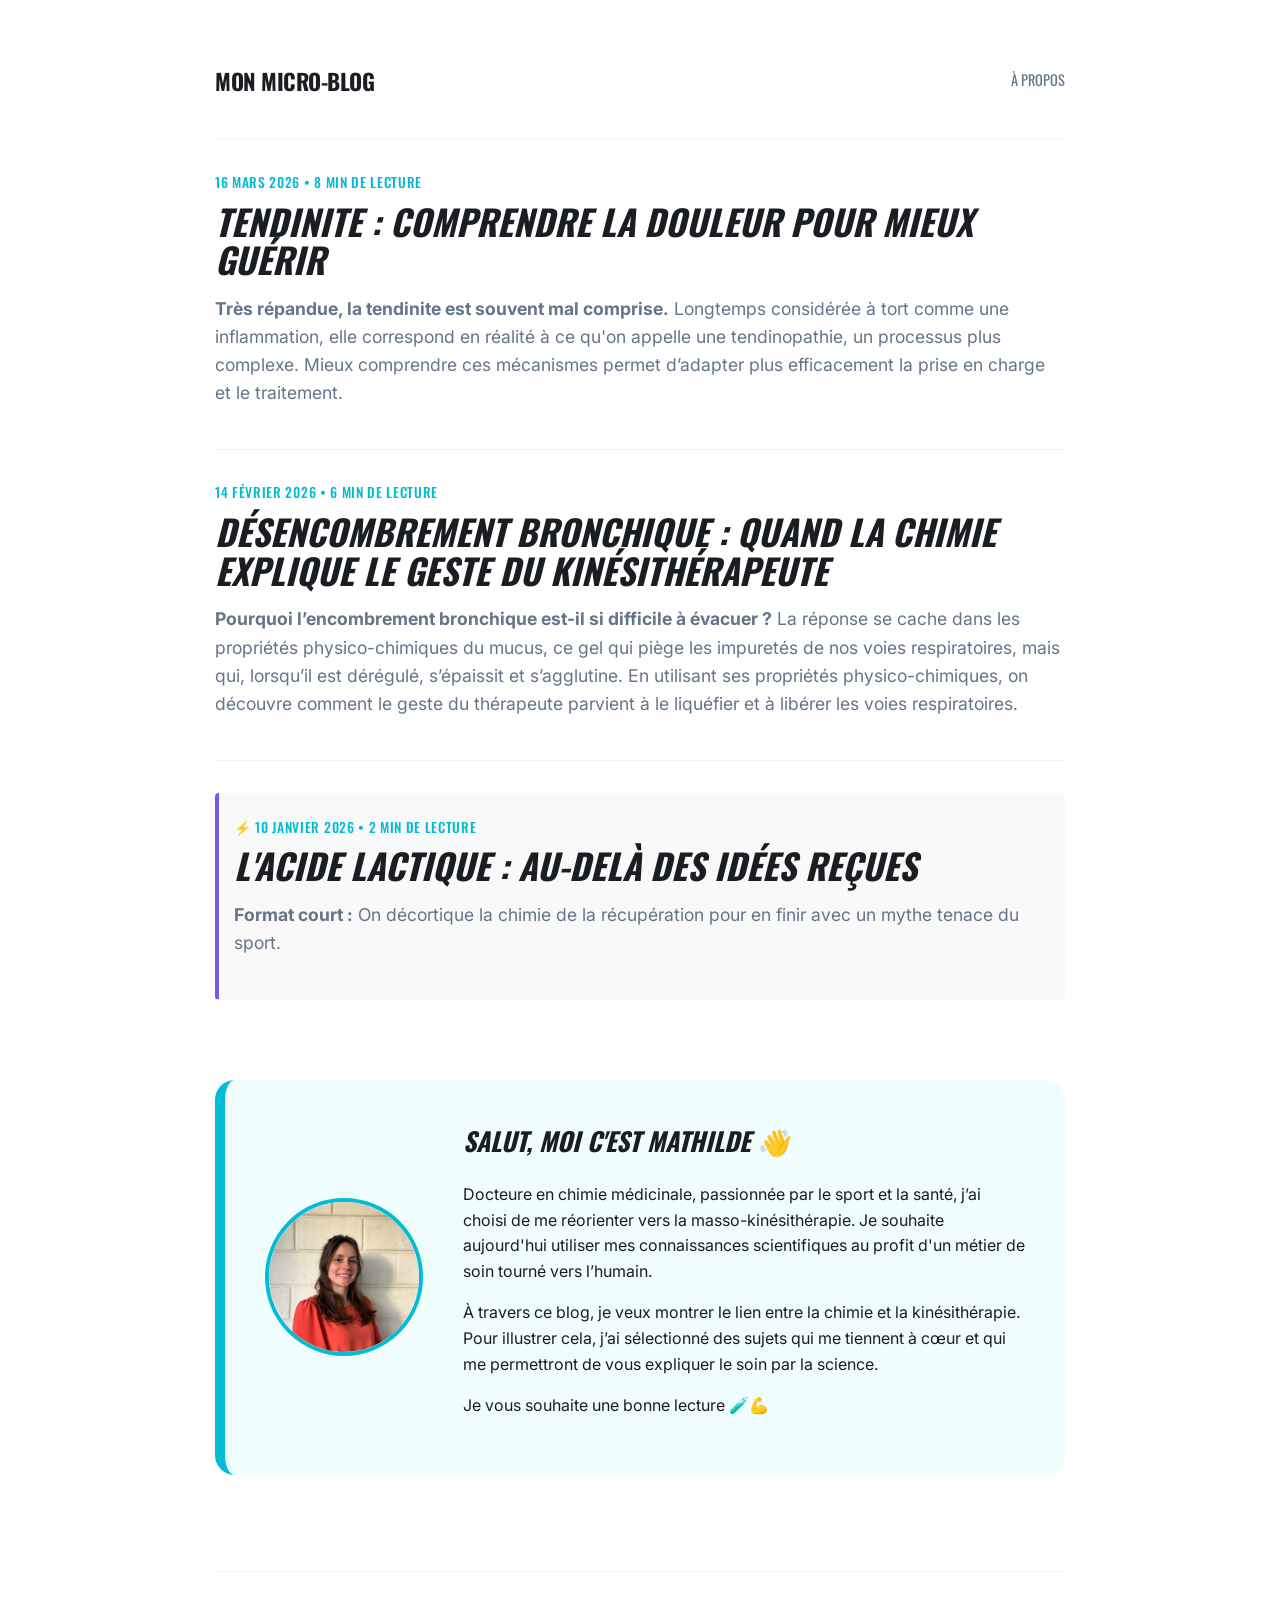
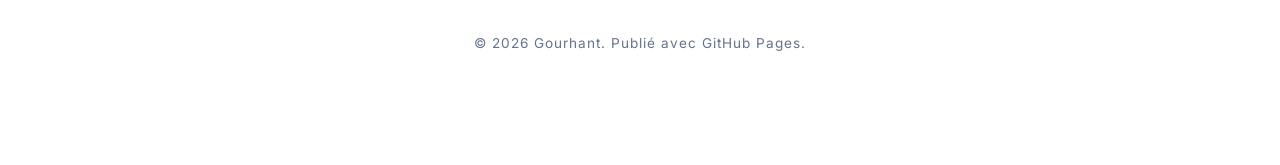
<file: index.html>
<!DOCTYPE html>
<html lang="fr">
<head>
    <meta charset="UTF-8">
    <meta name="viewport" content="width=device-width, initial-scale=1.0">
    <title>Mon Micro-Blog</title>
    <link rel="stylesheet" href="style.css">
</head>
<body>
    <div class="container">
        <header>
            <h1><a href="index.html">Mon Micro-Blog</a></h1>
            <nav>
                <a href="#about">À propos</a>
            </nav>
        </header>

        <main>
            <section class="articles-list">
                <article class="post-preview">
                    <div class="post-meta">16 Mars 2026 • 8 min de lecture</div>
                    <h2><a href="article-tendinite.html">Tendinite : Comprendre la douleur pour mieux guérir</a></h2>
                    <p><b>Très répandue, la tendinite est souvent mal comprise.</b> 
                        Longtemps considérée à tort comme une inflammation, elle correspond en réalité à ce qu'on appelle une
                        tendinopathie, un processus plus complexe. Mieux comprendre ces mécanismes
                        permet d’adapter plus efficacement la prise en charge et le traitement. </p>
                </article>

                <article class="post-preview">
                    <div class="post-meta">14 Février 2026 • 6 min de lecture</div>
                    <h2><a href="article-respi.html">Désencombrement bronchique : Quand la chimie explique le geste du kinésithérapeute</a></h2>
                    <p><b>Pourquoi l’encombrement bronchique est-il si difficile à évacuer ?</b> La
                        réponse se cache dans les propriétés physico-chimiques du mucus, ce gel qui piège
                        les impuretés de nos voies respiratoires, mais qui, lorsqu’il est dérégulé, s’épaissit et
                        s’agglutine. En utilisant ses propriétés physico-chimiques, on découvre comment le
                        geste du thérapeute parvient à le liquéfier et à libérer les voies respiratoires. </p>
                </article>

                <article class="post-preview format-flash" style="border-left: 4px solid #6c5ce7; padding-left: 15px; background: #f9f9f9;">
                    <div class="post-meta">10 Janvier 2026 • 2 min de lecture</div>
                    <h2><a href="article-lactate.html">L'acide lactique : au-delà des idées reçues</a></h2>
                    <p><strong>Format court :</strong> On décortique la chimie de la récupération pour en finir avec un mythe tenace du sport.</p>
                </article>
            </section>


            <section id="about" class="about-section">
                <div class="about-container">
                    <img src="photo_profil.jpeg" alt="Mathilde" class="about-photo">
                    <div class="about-text">
                        <h2>Salut, moi c'est Mathilde 👋</h2>
                        <p>
                            Docteure en chimie médicinale, passionnée par le sport et la santé, j’ai choisi de me réorienter vers la masso-kinésithérapie. Je souhaite aujourd'hui utiliser mes connaissances scientifiques au profit d'un métier de soin tourné vers l’humain.</p>
                        <p>
                            À travers ce blog, je veux montrer le lien entre la chimie et la kinésithérapie. Pour
                            illustrer cela, j’ai sélectionné des sujets qui me tiennent à cœur et qui me
                            permettront de vous expliquer le soin par la science.</p>
                        <p>
                            Je vous souhaite une bonne lecture 🧪💪</p>
                    </div>
                </div>
            </section>
        </main>

        <footer>
            <p>&copy; 2026 Gourhant. Publié avec GitHub Pages.</p>
        </footer>
    </div>
</body>
</html>
</file>
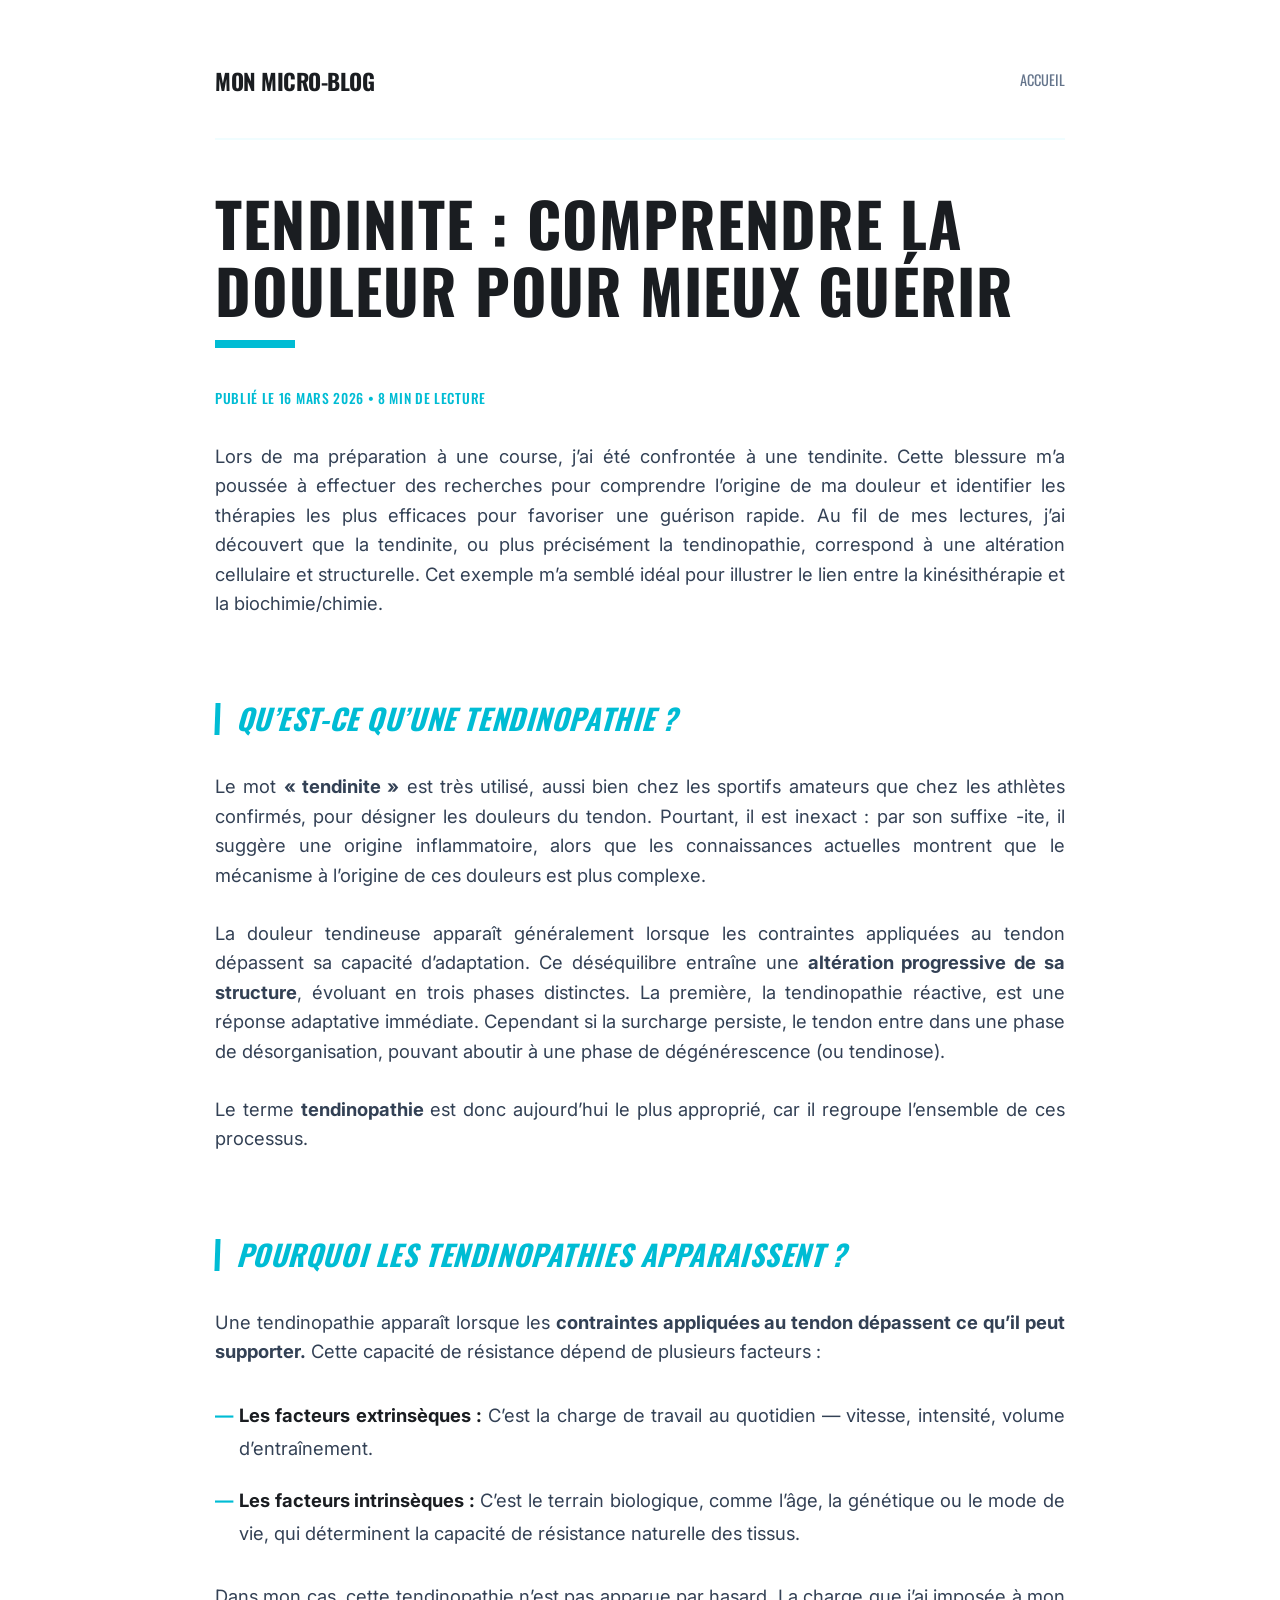
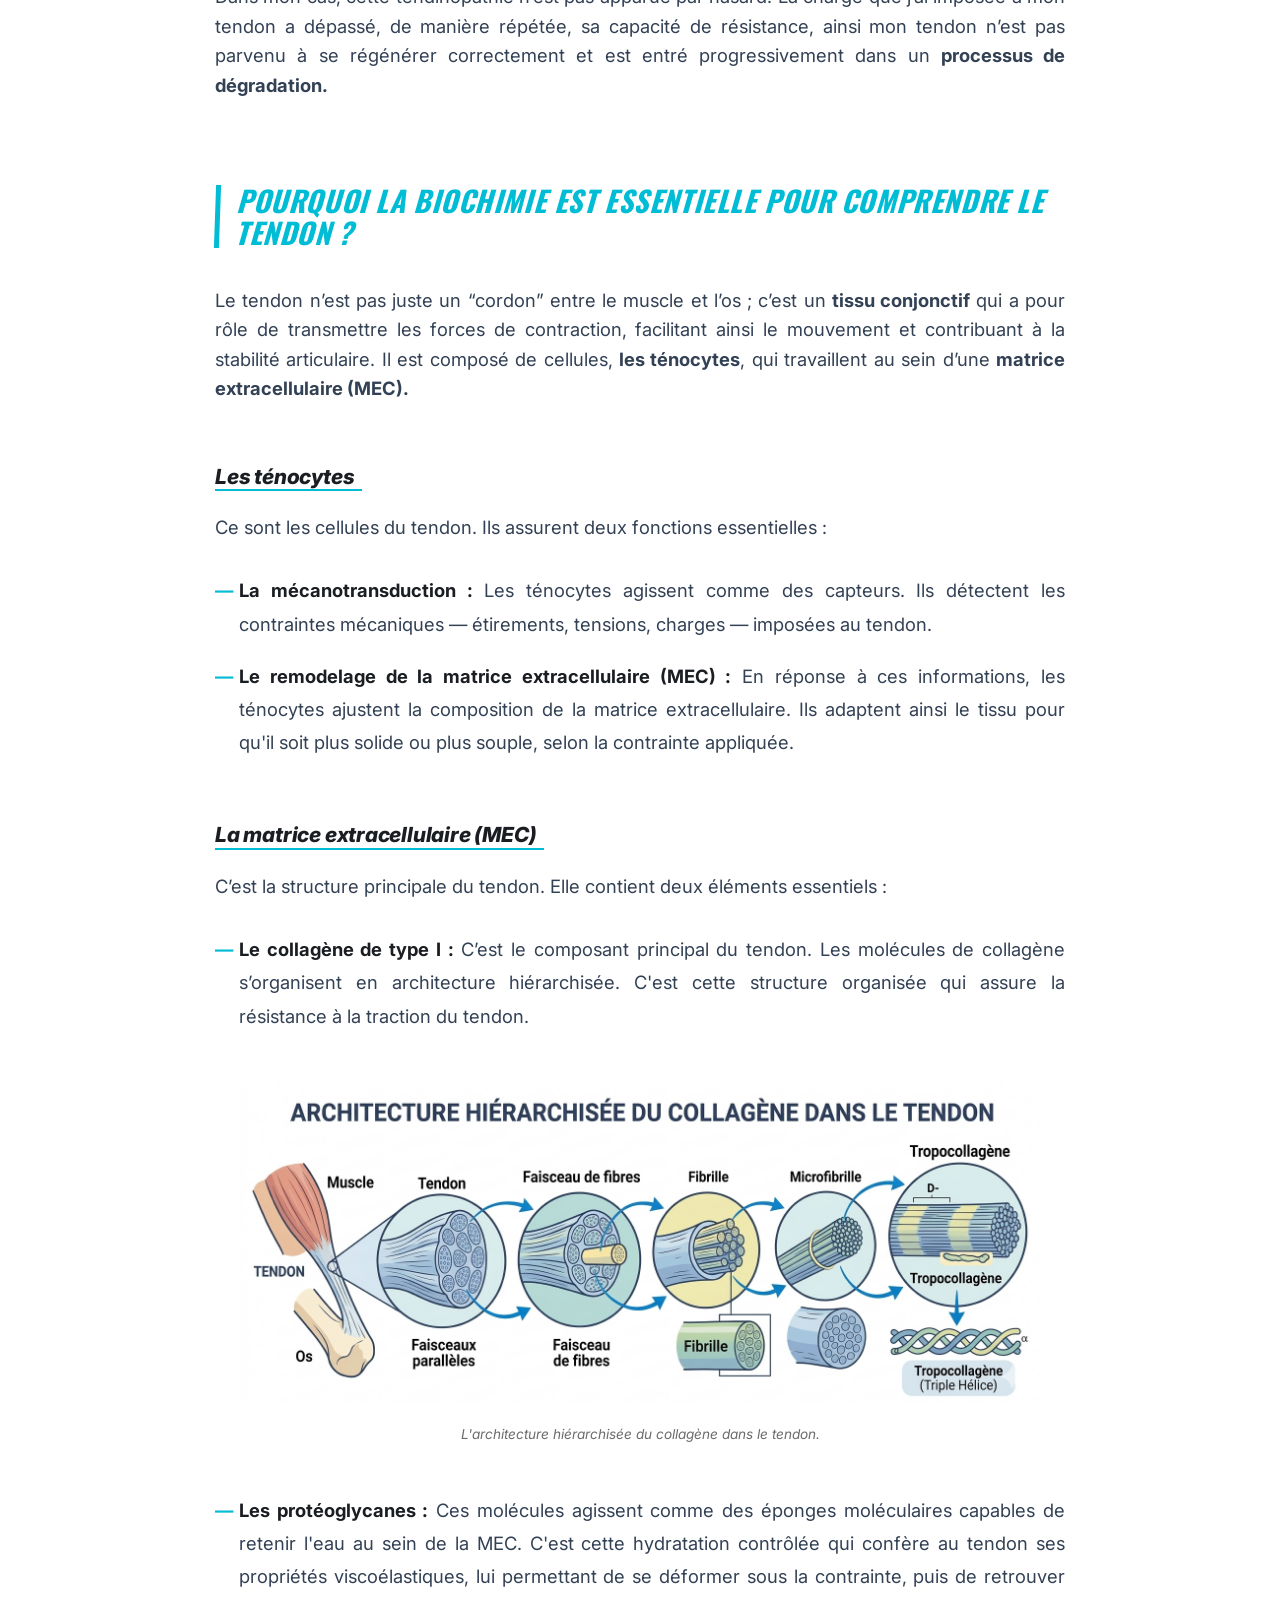
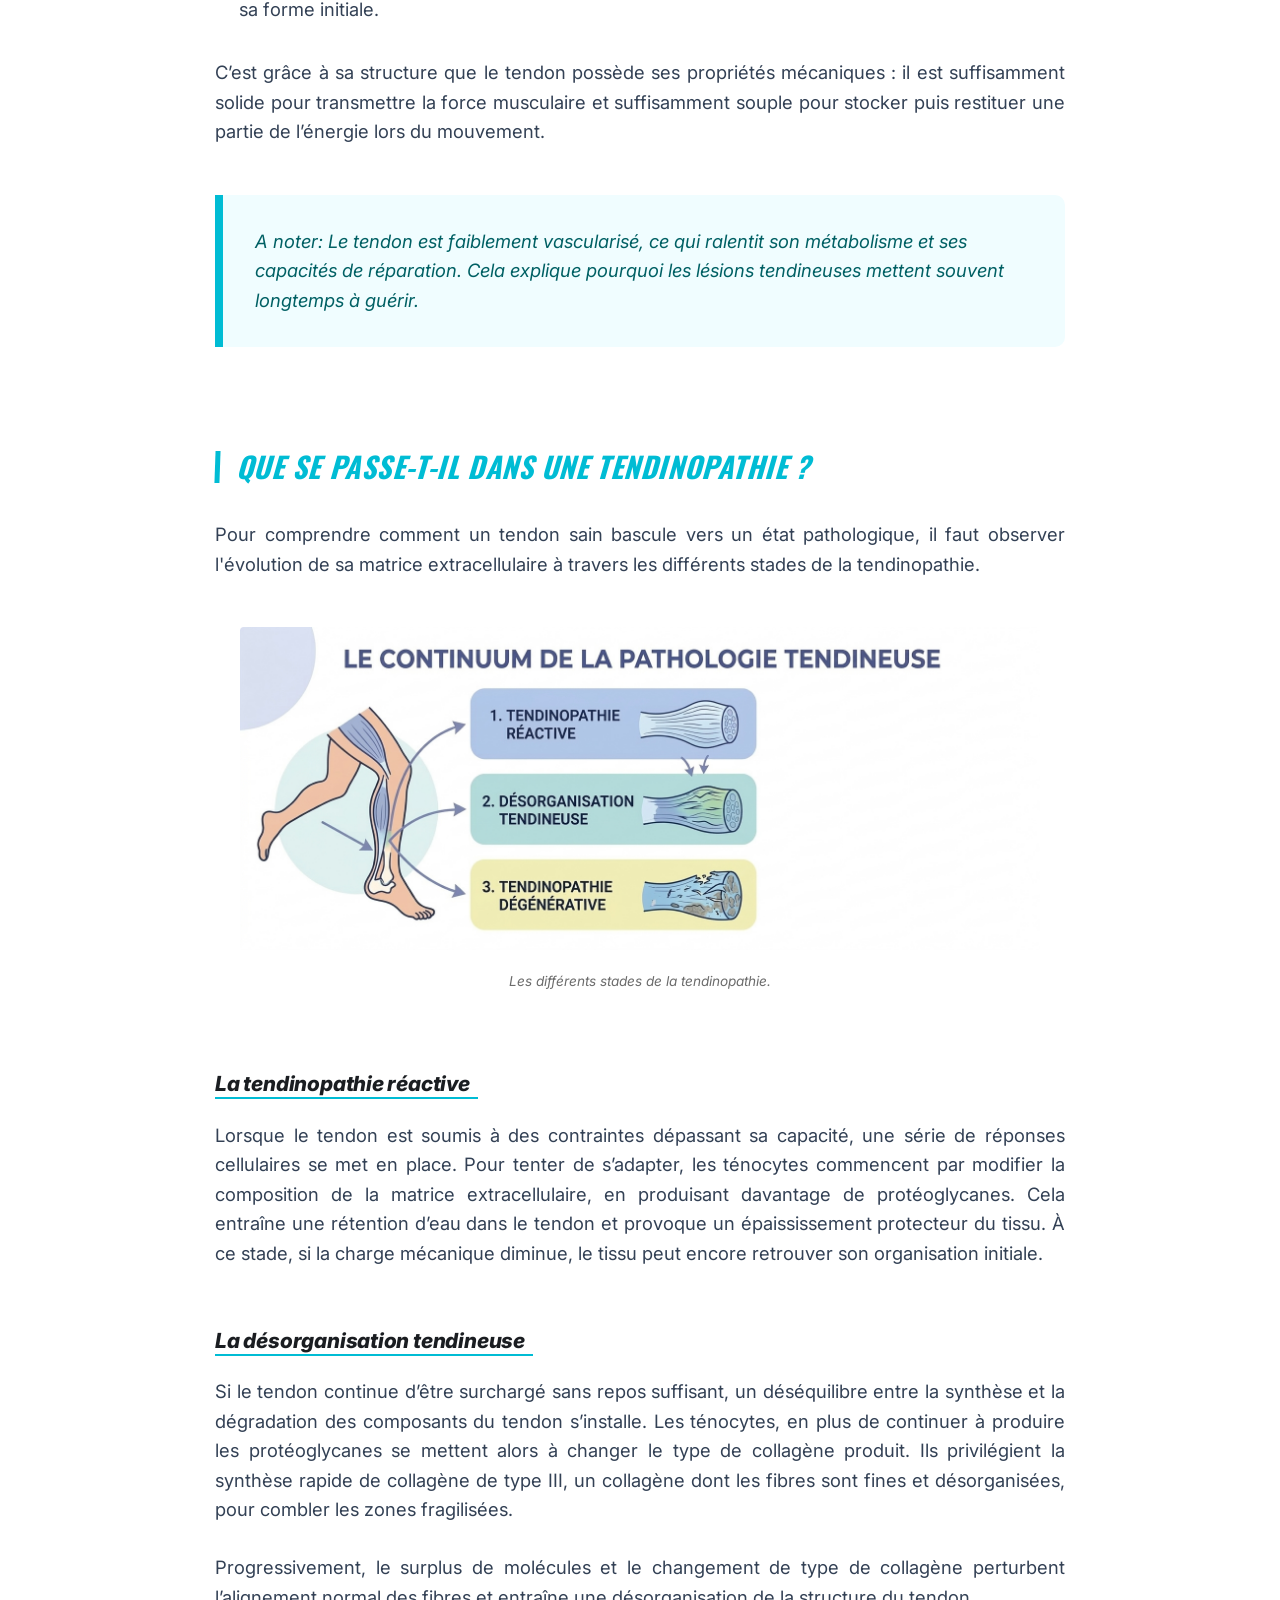
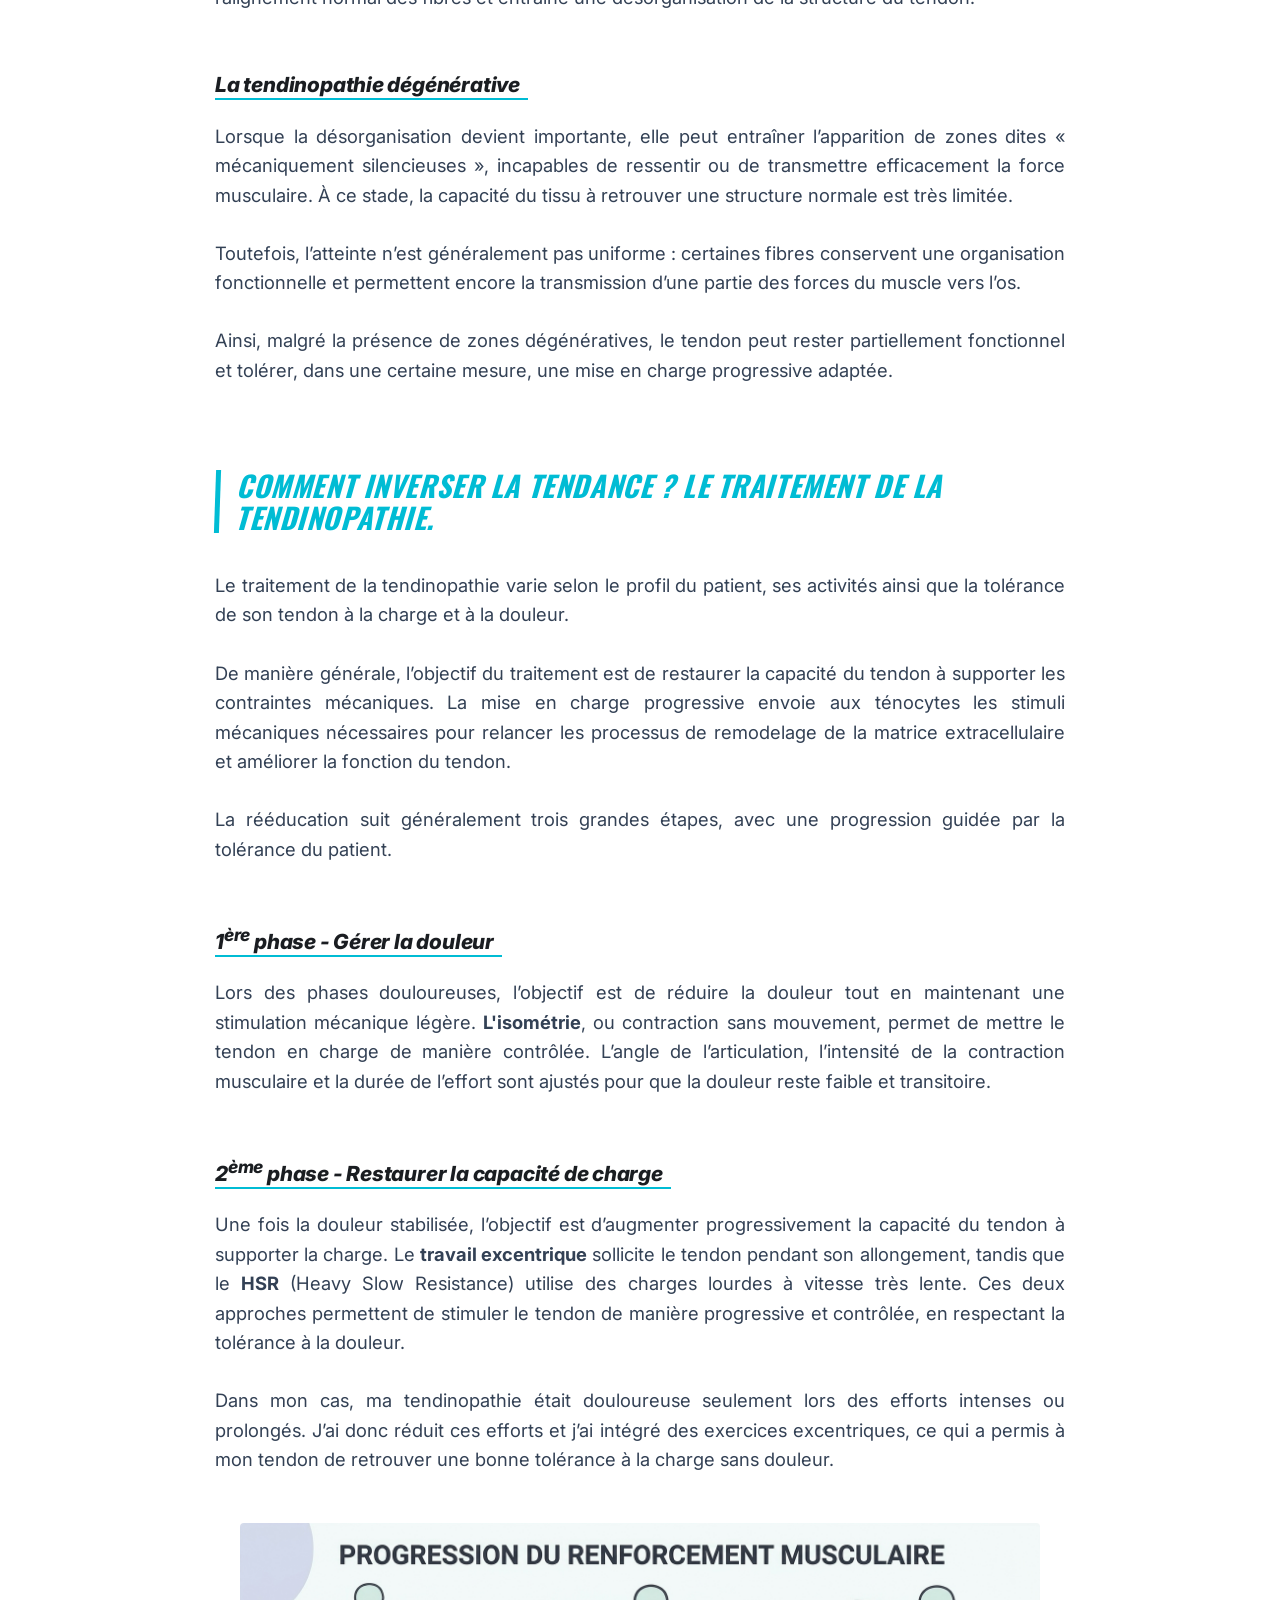
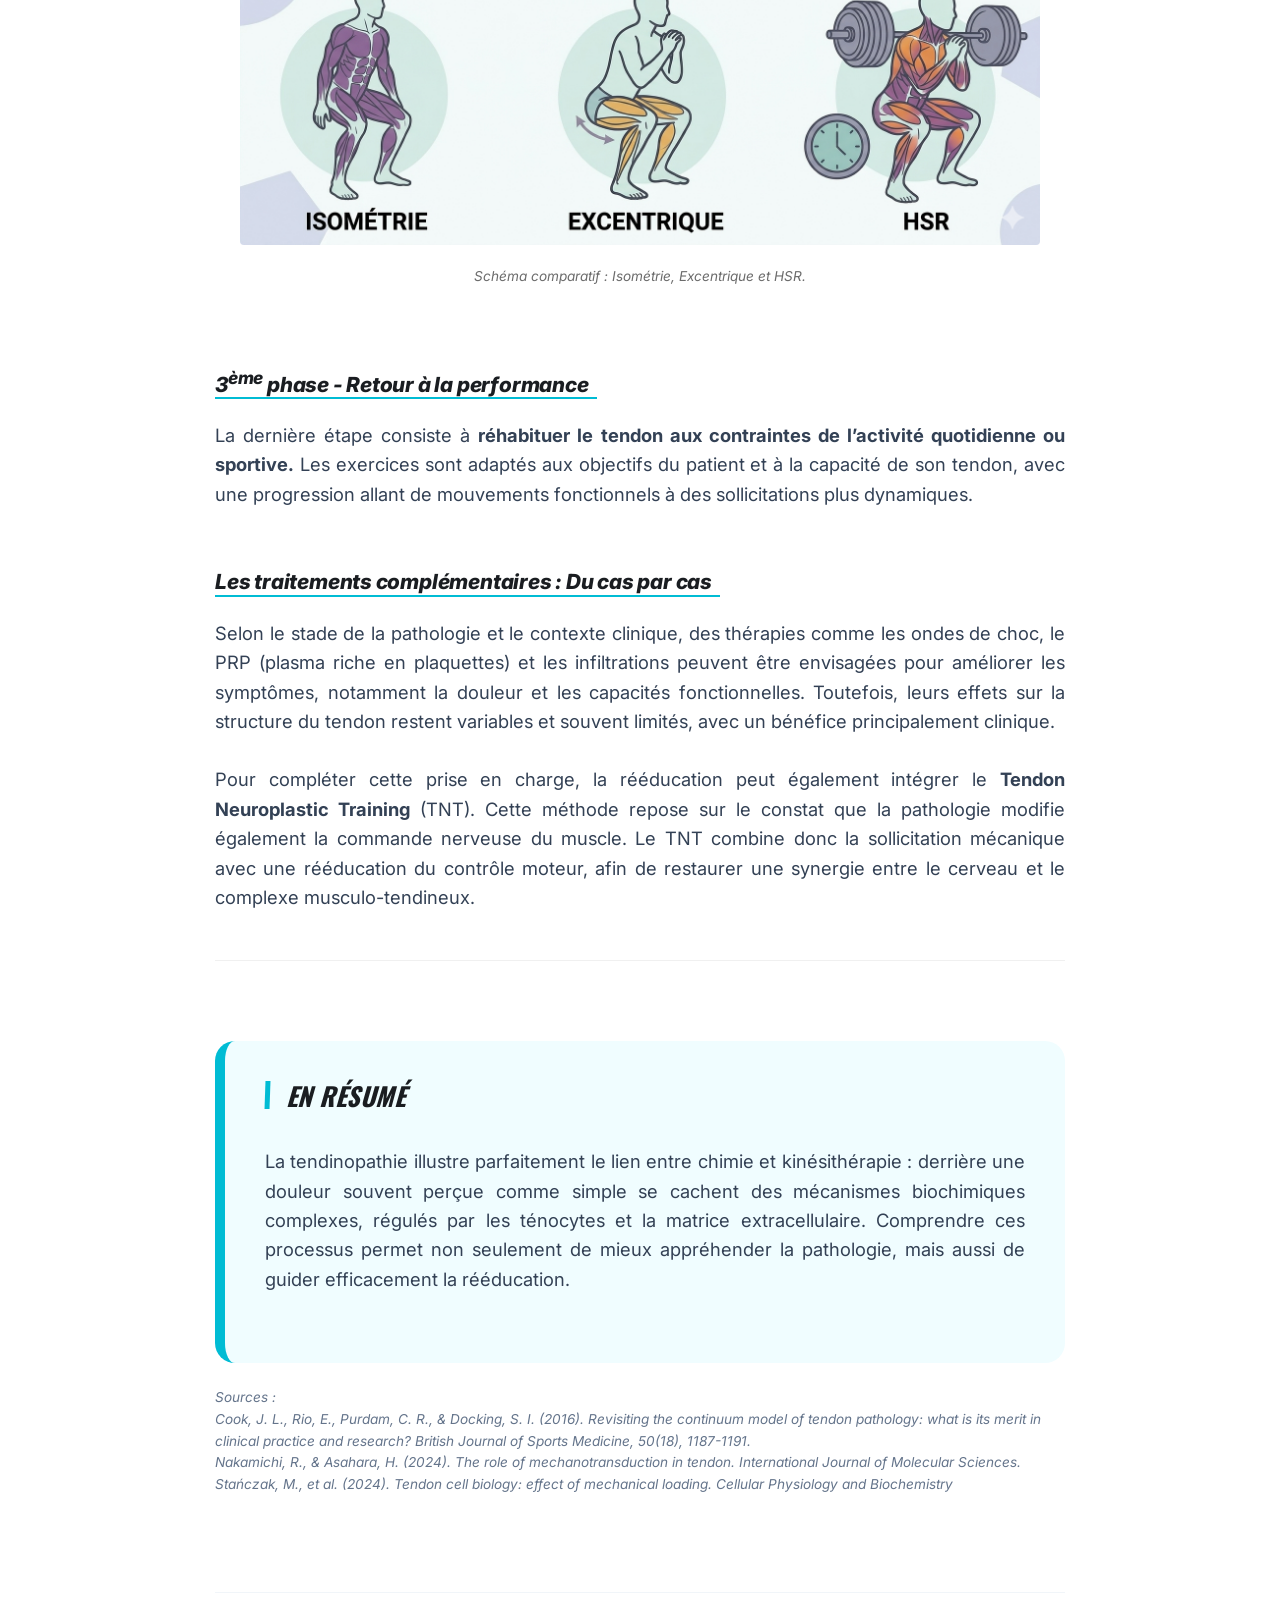
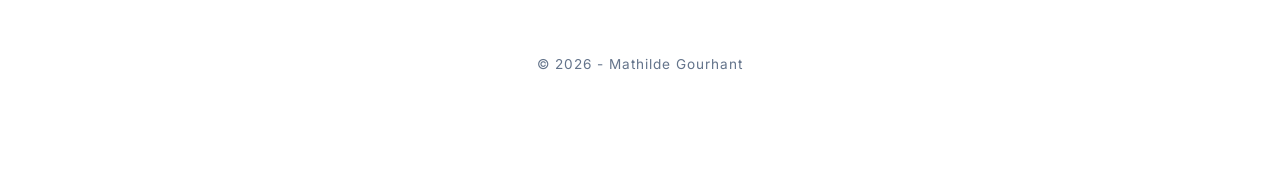
<file: article-1.html>
<!DOCTYPE html>
<html lang="fr">
<head>
    <link href="https://fonts.googleapis.com/css2?family=Oswald:wght@700&family=Inter:wght@400;700;900&display=swap" rel="stylesheet">
    <meta charset="UTF-8">
    <meta name="viewport" content="width=device-width, initial-scale=1.0">
    <title>Tendinite : Comprendre la douleur pour mieux guérir</title>
    <link rel="stylesheet" href="style.css">
</head>
<body>

<div class="container">
    <header>
        <h1><a href="index.html">Mon Micro-Blog</a></h1>
        <nav>
            <a href="index.html">Accueil</a>
        </nav>
    </header>

    <article class="article-content">
        <div class="post-preview" style="display: block; border: none; padding: 0;">
            <h1>Tendinite : Comprendre la douleur pour mieux guérir</h1>
            <p class="post-meta" style="margin-top: 1rem;">Publié le 16 Mars 2026 • 8 min de lecture</p>
        </div>

        <p>Lors de ma préparation à une course, j’ai été confrontée à une tendinite. Cette blessure m’a poussée à effectuer des recherches pour comprendre l’origine de ma douleur et identifier les
          thérapies les plus efficaces pour favoriser une guérison rapide. Au fil de mes lectures,
          j’ai découvert que la tendinite, ou plus précisément la tendinopathie,
            correspond à une altération cellulaire et structurelle.
            Cet exemple m’a semblé idéal pour illustrer le lien entre la kinésithérapie et la biochimie/chimie.</p>

        <h2>Qu’est-ce qu’une tendinopathie ?</h2>
        
        <p>Le mot <b>« tendinite »</b> est très utilisé, aussi bien chez les sportifs amateurs que chez les
            athlètes confirmés, pour désigner les douleurs du tendon. Pourtant, il est inexact : par son
            suffixe -ite, il suggère une origine inflammatoire, alors que les connaissances actuelles
            montrent que le mécanisme à l’origine de ces douleurs est plus complexe.</p>
        
        
        <p>La douleur tendineuse apparaît généralement lorsque les contraintes appliquées au tendon
            dépassent sa capacité d’adaptation. Ce déséquilibre entraîne une <b>altération progressive

            de sa structure</b>, évoluant en trois phases distinctes. La première, la tendinopathie
            réactive, est une réponse adaptative immédiate. Cependant si la surcharge persiste, le
            tendon entre dans une phase de désorganisation, pouvant aboutir à une phase de
            dégénérescence (ou tendinose).</p>

        <p>Le terme <b>tendinopathie</b> est donc aujourd’hui le plus approprié, car il regroupe l’ensemble
            de ces processus.</p>

        <h2>Pourquoi les tendinopathies apparaissent ?</h2>
        
        <p>Une tendinopathie apparaît lorsque les <b>contraintes appliquées au tendon dépassent ce qu’il peut supporter.</b> Cette capacité de résistance dépend de plusieurs facteurs :</p>

        <ul>
            <li><strong>Les facteurs extrinsèques :</strong> C’est la charge de travail au quotidien — vitesse, intensité, volume d’entraînement.</li>
            <li><strong>Les facteurs intrinsèques :</strong> C’est le terrain biologique, comme l’âge, la génétique ou le mode de vie, qui déterminent la capacité de résistance naturelle des tissus.</li>
        </ul>

        <p>Dans mon cas, cette tendinopathie n’est pas apparue par hasard. La charge que j’ai imposée à mon tendon a dépassé, de manière répétée, sa capacité de résistance, ainsi mon tendon n’est pas parvenu à se régénérer correctement et est entré progressivement dans un <b>processus de dégradation.</b></p>

        <h2>Pourquoi la biochimie est essentielle pour comprendre le tendon ?</h2>
        
        <p>Le tendon n’est pas juste un “cordon” entre le muscle et l’os ; c’est un <b>tissu conjonctif</b> qui a pour rôle de transmettre les forces de contraction, facilitant ainsi le mouvement et contribuant à la stabilité articulaire. Il est composé de cellules, <b>les ténocytes</b>, qui travaillent au sein d’une <b>matrice extracellulaire (MEC).</b></p>

        <h3>Les ténocytes</h3>
        <p>Ce sont les cellules du tendon. Ils assurent deux fonctions essentielles :</p>
        <ul>
            <li><strong>La mécanotransduction :</strong> Les ténocytes agissent comme des capteurs. Ils détectent les contraintes mécaniques — étirements, tensions, charges — imposées au tendon.</li>
            <li><strong>Le remodelage de la matrice extracellulaire (MEC) :</strong> En réponse à ces informations, les ténocytes ajustent la composition de la matrice extracellulaire. Ils adaptent ainsi le tissu pour qu'il soit plus solide ou plus souple, selon la contrainte appliquée.</li>
        </ul>

        <h3>La matrice extracellulaire (MEC)</h3>
        <p>C’est la structure principale du tendon. Elle contient deux éléments essentiels :</p>

        <ul>
            <li><strong>Le collagène de type I :</strong> C’est le composant principal du tendon. Les molécules de collagène s’organisent en architecture hiérarchisée. C'est cette structure organisée qui assure la résistance à la traction du tendon.</li>
            <figure style="margin: 3rem 0; text-align: center;">
                <img src="image_2.png" alt="Architecture hiérarchisée du collagène dans le tendon" style="width: 100%; max-width: 800px; height: auto; border-radius: 4px;">
                <figcaption style="font-size: 0.85rem; color: #6B6B6B; margin-top: 0.8rem; font-style: italic;">
                    L'architecture hiérarchisée du collagène dans le tendon.
                </figcaption>
            </figure>
            
            <li><strong>Les protéoglycanes :</strong> Ces molécules agissent comme des éponges moléculaires capables de retenir l'eau au sein de la MEC. C'est cette hydratation contrôlée qui confère au tendon ses propriétés viscoélastiques, lui permettant de se déformer sous la contrainte, puis de retrouver sa forme initiale.</li>
        </ul>



        <p>C’est grâce à sa structure que le tendon possède ses propriétés mécaniques : il est suffisamment solide pour transmettre la force musculaire et suffisamment souple pour stocker puis restituer une partie de l’énergie lors du mouvement.</p>
        <blockquote>
            A noter: Le tendon est faiblement vascularisé, ce qui ralentit son métabolisme et ses capacités de réparation. Cela explique pourquoi les lésions tendineuses mettent souvent longtemps à guérir.
        </blockquote>

        <h2>Que se passe-t-il dans une tendinopathie ?</h2>
        
        <p>Pour comprendre comment un tendon sain bascule vers un état pathologique, il faut observer l'évolution de sa matrice extracellulaire à travers les différents stades de la tendinopathie.</p>

        <figure style="margin: 3rem 0; text-align: center;">
            <figure style="margin: 3rem 0; text-align: center;">
                <img src="image_1.png" alt="Le continuum de la pathologie tendineuse" style="width: 100%; max-width: 800px; height: auto; border-radius: 4px;">
                <figcaption style="font-size: 0.85rem; color: #6B6B6B; margin-top: 0.8rem; font-style: italic;">
                    Les différents stades de la tendinopathie.
                </figcaption>
            </figure>
        </figure>

        <h3> La tendinopathie réactive</h3>
        <p>Lorsque le tendon est soumis à des contraintes dépassant sa capacité, une série de réponses cellulaires se met en place. Pour tenter de s’adapter, les ténocytes commencent par modifier la composition de la matrice extracellulaire, en produisant davantage de protéoglycanes. Cela entraîne une rétention d’eau dans le tendon et provoque un épaississement protecteur du tissu. À ce stade, si la charge mécanique diminue, le tissu peut encore retrouver son organisation initiale.</p>

        <h3>La désorganisation tendineuse</h3>
        <p>Si le tendon continue d’être surchargé sans repos suffisant, un déséquilibre entre la synthèse et la dégradation des composants du tendon s’installe. Les ténocytes, en plus de continuer à produire les protéoglycanes se mettent alors à changer le type de collagène produit. Ils privilégient la synthèse rapide de collagène de type III, un collagène dont les fibres sont fines et désorganisées, pour combler les zones fragilisées.</p>
        <p>Progressivement, le surplus de molécules et le changement de type de collagène perturbent l’alignement normal des fibres et entraîne une désorganisation de la structure du tendon.</p>

        <h3>La tendinopathie dégénérative</h3>
        <p>Lorsque la désorganisation devient importante, elle peut entraîner l’apparition de zones dites « mécaniquement silencieuses », incapables de ressentir ou de transmettre efficacement la force musculaire. À ce stade, la capacité du tissu à retrouver une structure normale est très limitée.</p>
        
        <p>Toutefois, l’atteinte n’est généralement pas uniforme : certaines fibres conservent une organisation fonctionnelle et permettent encore la transmission d’une partie des forces du muscle vers l’os.</p>
        
        <p>Ainsi, malgré la présence de zones dégénératives, le tendon peut rester partiellement fonctionnel et tolérer, dans une certaine mesure, une mise en charge progressive adaptée.</p>

        <h2>Comment inverser la tendance ? Le traitement de la tendinopathie.</h2>
        
        <p>Le traitement de la tendinopathie varie selon le profil du patient, ses activités ainsi que la tolérance de son tendon à la charge et à la douleur.</p>
        <p>De manière générale, l’objectif du traitement est de restaurer la capacité du tendon à supporter les contraintes mécaniques. La mise en charge progressive envoie aux ténocytes les stimuli mécaniques nécessaires pour relancer les processus de remodelage de la matrice extracellulaire et améliorer la fonction du tendon.</p>
        <p>La rééducation suit généralement trois grandes étapes, avec une progression guidée par la tolérance du patient.</p>

        <h3>1<sup>ère</sup> phase - Gérer la douleur</h3>
        <p>Lors des phases douloureuses, l’objectif est de réduire la douleur tout en maintenant une stimulation mécanique légère. <b>L'isométrie</b>, ou contraction sans mouvement, permet de mettre le tendon en charge de manière contrôlée. L’angle de l’articulation, l’intensité de la contraction musculaire et la durée de l’effort sont ajustés pour que la douleur reste faible et transitoire.</p>

        <h3>2<sup>ème</sup> phase - Restaurer la capacité de charge </h3>
        <p>Une fois la douleur stabilisée, l’objectif est d’augmenter progressivement la capacité du tendon à supporter la charge. Le <b>travail excentrique</b> sollicite le tendon pendant son allongement, tandis que le <b>HSR</b> (Heavy Slow Resistance) utilise des charges lourdes à vitesse très lente. Ces deux approches permettent de stimuler le tendon de manière progressive et contrôlée, en respectant la tolérance à la douleur.</p>
        
        <p>Dans mon cas, ma tendinopathie était douloureuse seulement lors des efforts intenses ou prolongés. J’ai donc réduit ces efforts et j’ai intégré des exercices excentriques, ce qui a permis à mon tendon de retrouver une bonne tolérance à la charge sans douleur.</p>


        <figure style="margin: 3rem 0; text-align: center;">
            <img src="image_3.png" alt="Schéma comparatif : Isométrie, Excentrique et HSR" style="width: 100%; max-width: 800px; height: auto; border-radius: 4px;">
            <figcaption style="font-size: 0.85rem; color: #6B6B6B; margin-top: 0.8rem; font-style: italic;">
                Schéma comparatif : Isométrie, Excentrique et HSR.
            </figcaption>
        </figure>


        <h3>3<sup>ème</sup> phase - Retour à la performance</h3>
        <p>La dernière étape consiste à <b>réhabituer le tendon aux contraintes de l’activité quotidienne ou sportive.</b> 
            Les exercices sont adaptés aux objectifs du patient et à la capacité de son tendon, avec une progression allant de mouvements fonctionnels à des sollicitations plus dynamiques.</p>

        <h3>Les traitements complémentaires : Du cas par cas</h3>
        <p>Selon le stade de la pathologie et le contexte clinique, des thérapies comme les ondes de
            choc, le PRP (plasma riche en plaquettes) et les infiltrations peuvent être envisagées pour
            améliorer les symptômes, notamment la douleur et les capacités fonctionnelles. Toutefois,
            leurs effets sur la structure du tendon restent variables et souvent limités, avec un bénéfice
            principalement clinique.</p>
        
        <p>Pour compléter cette prise en charge, la rééducation peut également intégrer le <b>Tendon
            Neuroplastic Training</b> (TNT). Cette méthode repose sur le constat que la pathologie
            modifie également la commande nerveuse du muscle. Le TNT combine donc la sollicitation
            mécanique avec une rééducation du contrôle moteur, afin de restaurer une synergie entre le
            cerveau et le complexe musculo-tendineux.</p>
        
        <hr style="border: 0; border-top: 1px solid #f0f0f0; margin: 3rem 0;">

        <section class="about-section">
            <h2>En résumé</h2>
            <p>La tendinopathie illustre parfaitement le lien entre chimie et kinésithérapie : derrière une douleur souvent perçue comme simple se cachent des mécanismes biochimiques complexes, régulés par les ténocytes et la matrice extracellulaire. Comprendre ces processus permet non seulement de mieux appréhender la pathologie, mais aussi de guider efficacement la rééducation.</p>
            

        </section>
    </article>

            <p style="font-size: 0.85rem; color: var(--meta-color); margin-top: 1.5rem;">
                <em>Sources : <br>Cook, J. L., Rio, E., Purdam, C. R., & Docking, S. I. (2016). Revisiting the continuum model of tendon pathology: what is its merit in clinical practice and research? British Journal of Sports Medicine, 50(18), 1187-1191.</em>
                <br>
                <em>Nakamichi, R., &amp; Asahara, H. (2024). The role of mechanotransduction in tendon. International Journal of Molecular Sciences.</em>
                <br>
                <em>Stańczak, M., et al. (2024). Tendon cell biology: effect of mechanical loading. Cellular Physiology and Biochemistry</em>
            </p>

    <footer>
        <p>© 2026 - Mathilde Gourhant</p>
    </footer>
</div>

</body>
</html>
</file>
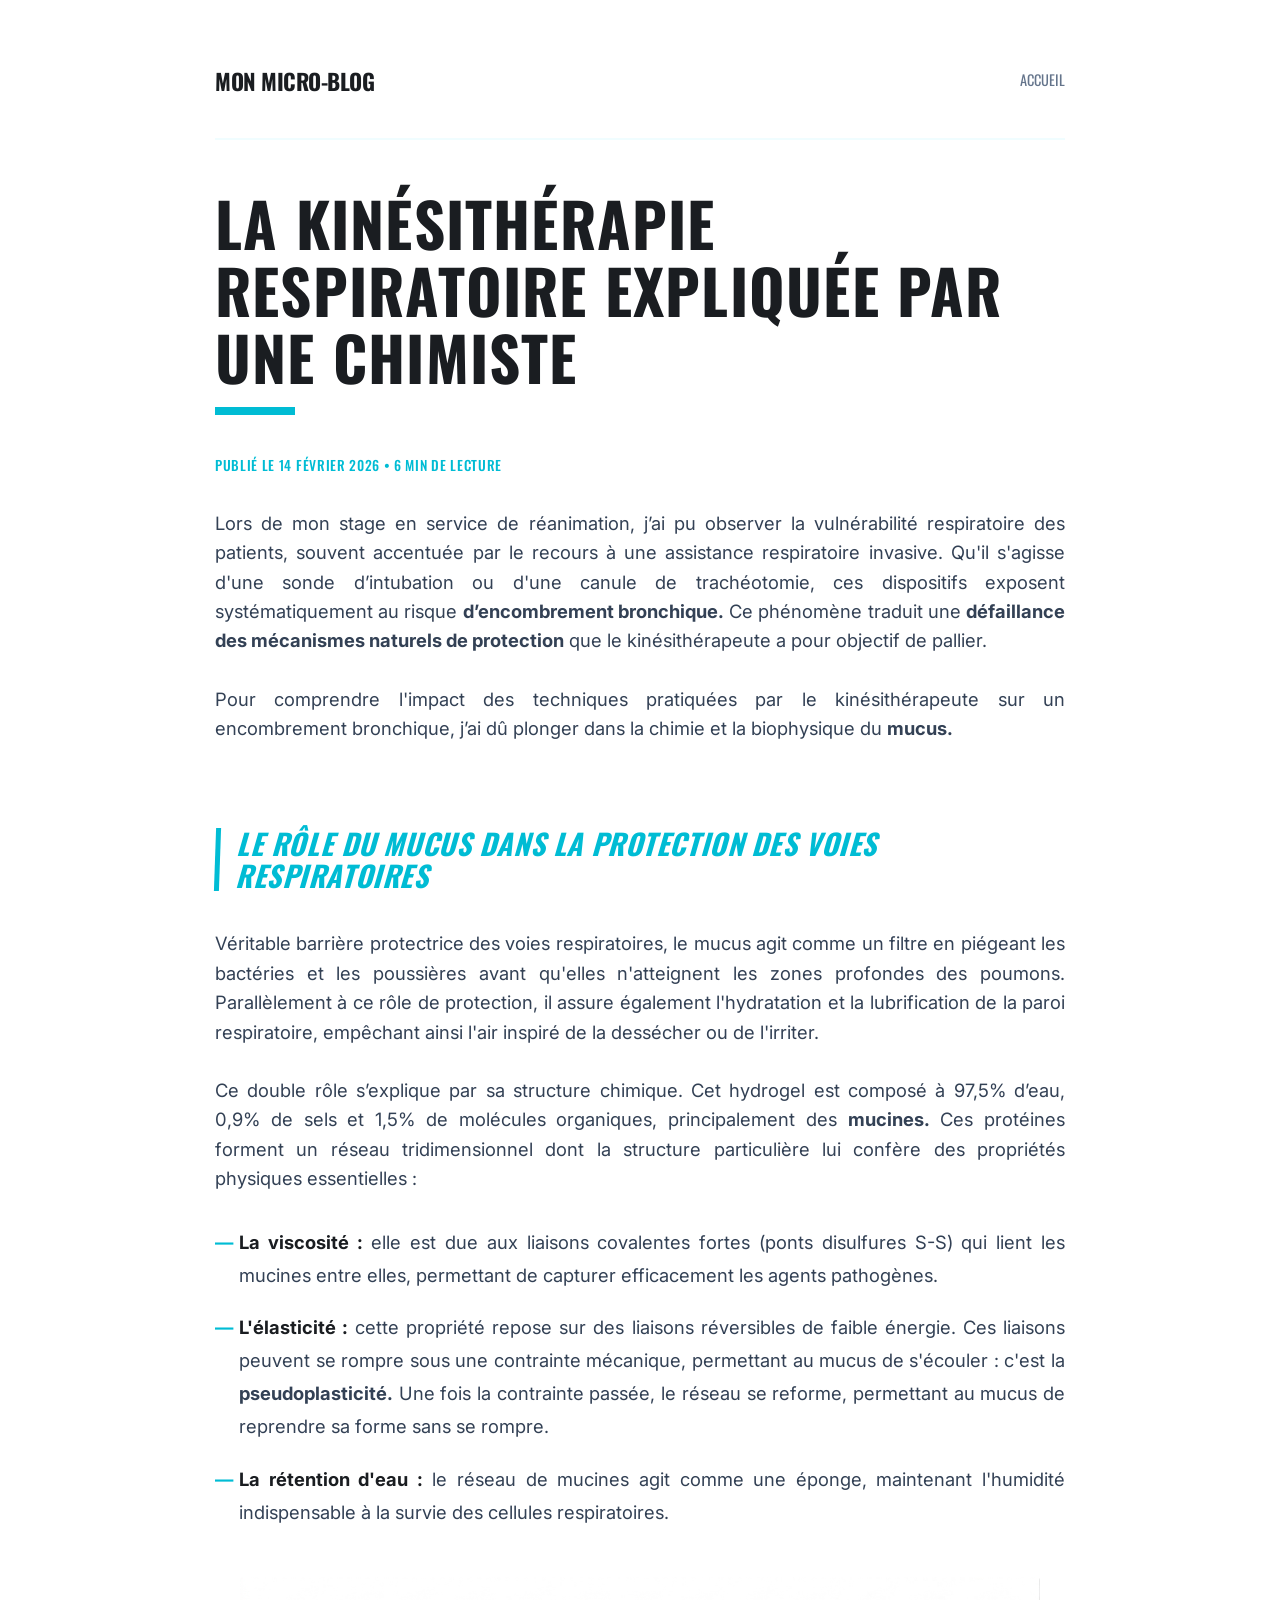
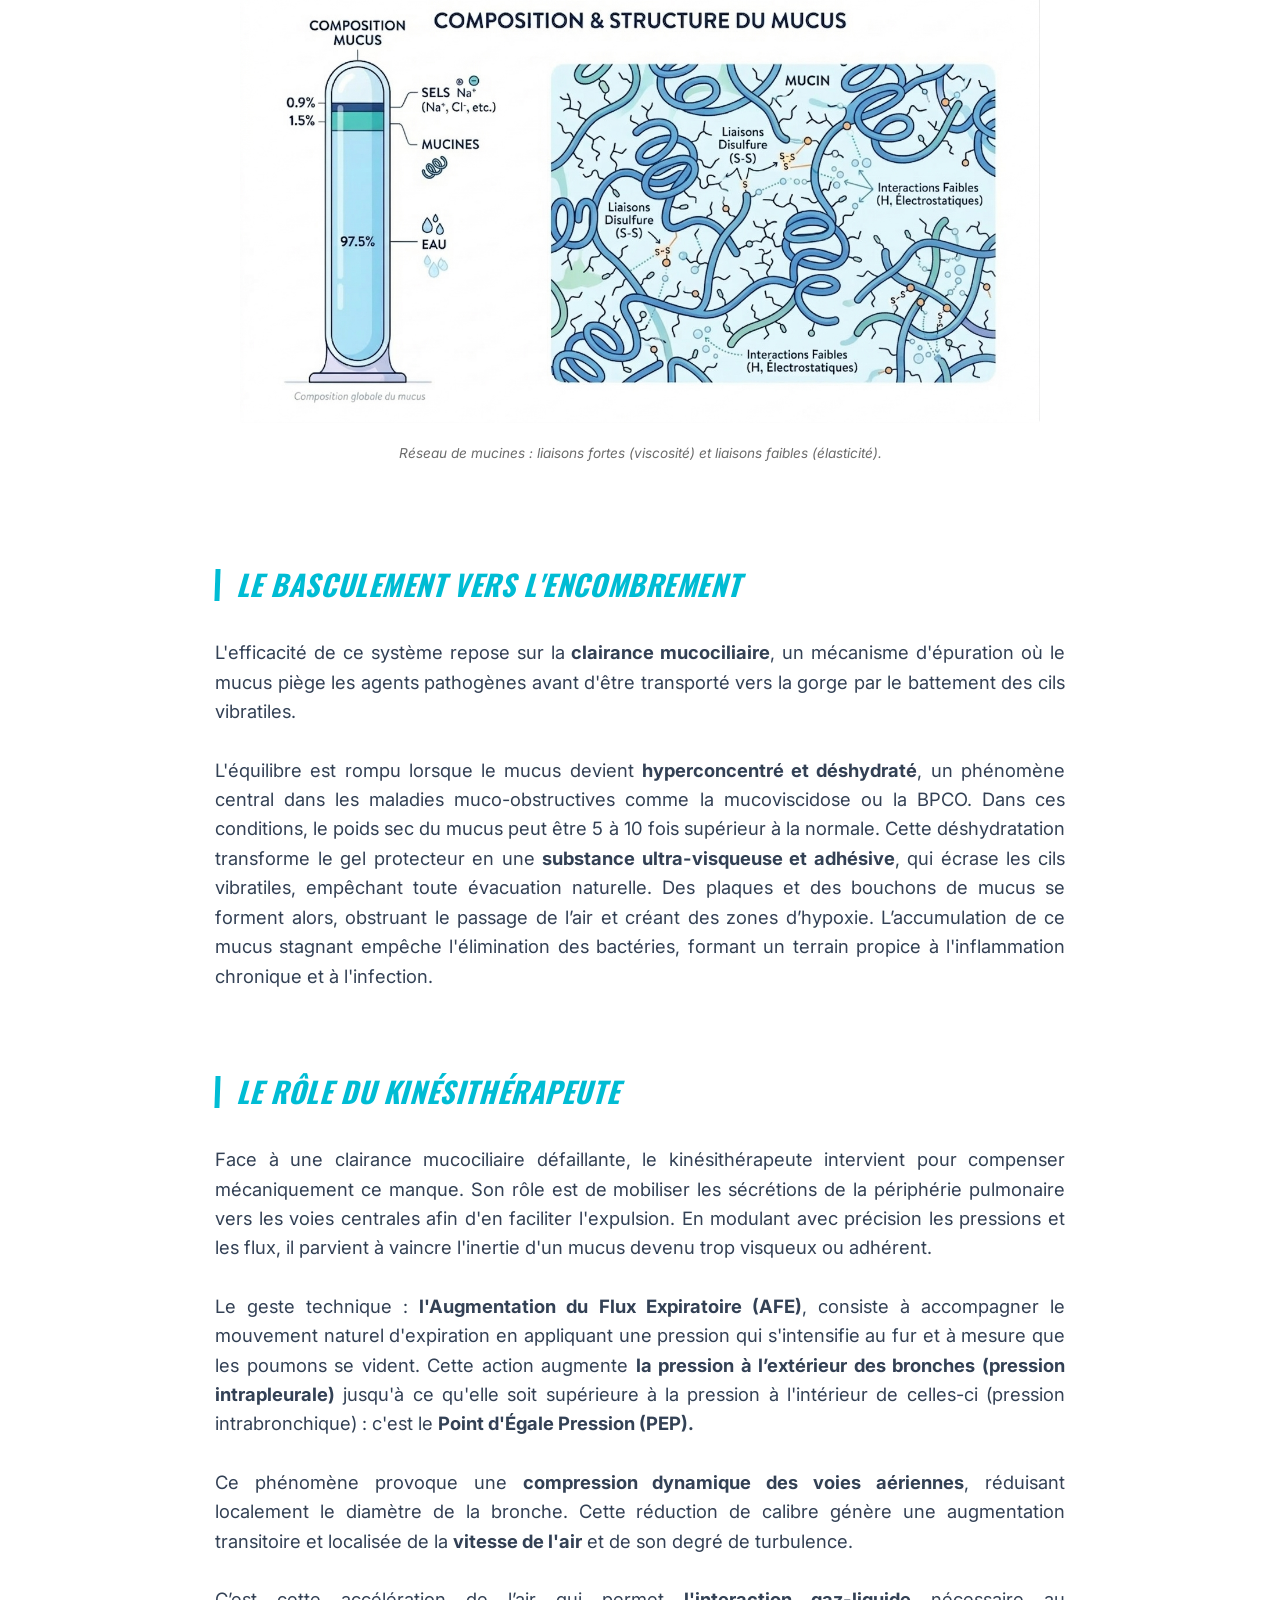
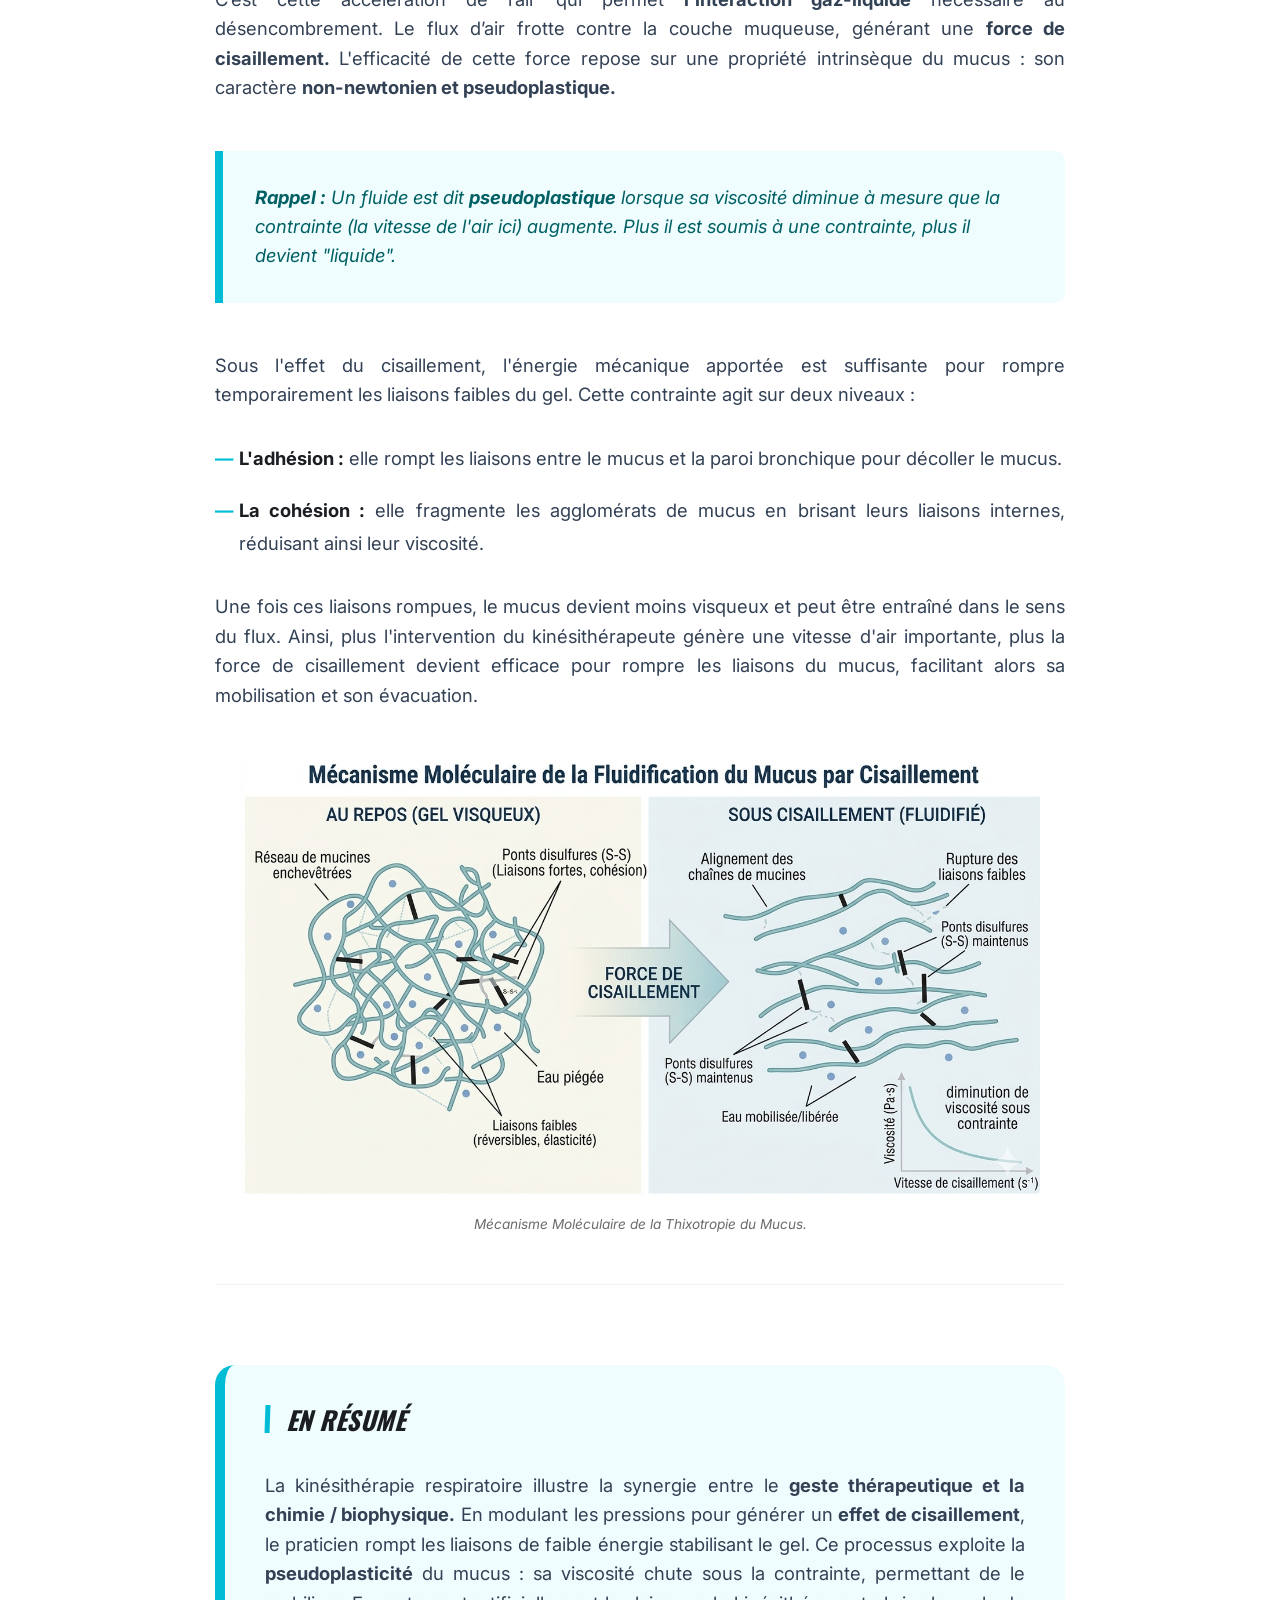
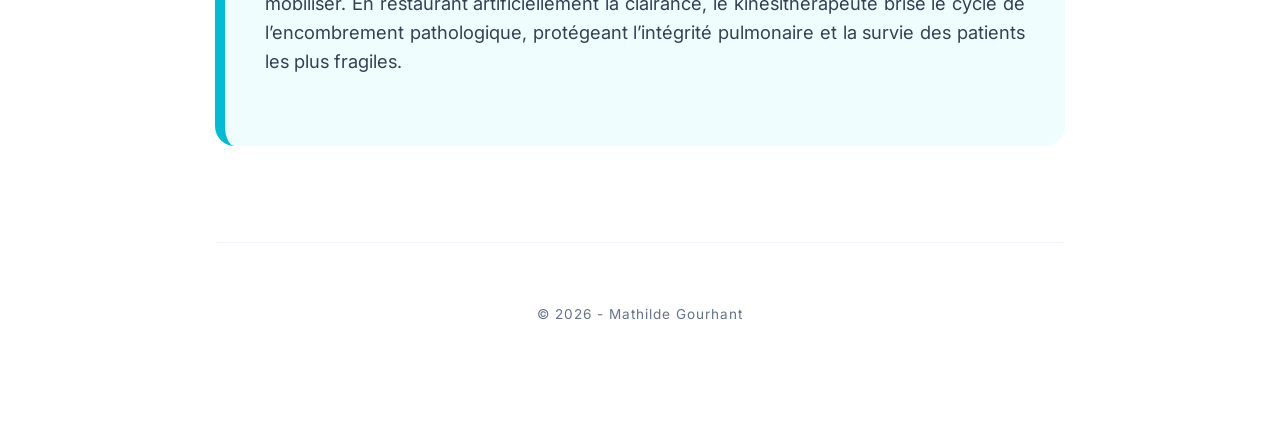
<file: article-2.html>
<!DOCTYPE html>
<html lang="fr">
<head>
    <link href="https://fonts.googleapis.com/css2?family=Oswald:wght@700&family=Inter:wght@400;700;900&display=swap" rel="stylesheet">
    <meta charset="UTF-8">
    <meta name="viewport" content="width=device-width, initial-scale=1.0">
    <title>La kinésithérapie respiratoire expliquée par une chimiste</title>
    <link rel="stylesheet" href="style.css">
</head>
<body>

<div class="container">
    <header>
        <h1><a href="index.html">Mon Micro-Blog</a></h1>
        <nav>
            <a href="index.html">Accueil</a>
        </nav>
    </header>

    <article class="article-content">
        <div class="post-preview" style="display: block; border: none; padding: 0;">
            <h1>La kinésithérapie respiratoire expliquée par une chimiste</h1>
            <p class="post-meta" style="margin-top: 1rem;">Publié le 14 Février 2026 • 6 min de lecture</p>
        </div>

        <p>Lors de mon stage en service de réanimation, j’ai pu observer la vulnérabilité respiratoire des patients, souvent accentuée par le recours à une assistance respiratoire invasive. Qu'il s'agisse d'une sonde d’intubation ou d'une canule de trachéotomie, ces dispositifs exposent systématiquement au risque <b>d’encombrement bronchique.</b> Ce phénomène traduit une <b>défaillance des mécanismes naturels de protection</b> que le kinésithérapeute a pour objectif de pallier.</p>
        
        <p>Pour comprendre l'impact des techniques pratiquées par le kinésithérapeute sur un encombrement bronchique, j’ai dû plonger dans la chimie et la biophysique du <b>mucus.</b></p>

        <h2>Le rôle du mucus dans la protection des voies respiratoires</h2>
        
        <p>Véritable barrière protectrice des voies respiratoires, le mucus agit comme un filtre en piégeant les bactéries et les poussières avant qu'elles n'atteignent les zones profondes des poumons. Parallèlement à ce rôle de protection, il assure également l'hydratation et la lubrification de la paroi respiratoire, empêchant ainsi l'air inspiré de la dessécher ou de l'irriter.</p>
        
        <p>Ce double rôle s’explique par sa structure chimique. Cet hydrogel est composé à 97,5% d’eau, 0,9% de sels et 1,5% de molécules organiques, principalement des <b>mucines.</b> Ces protéines forment un réseau tridimensionnel dont la structure particulière lui confère des propriétés physiques essentielles :</p>

        <ul>
            <li><strong>La viscosité :</strong> elle est due aux liaisons covalentes fortes (ponts disulfures S-S) qui lient les mucines entre elles, permettant de capturer efficacement les agents pathogènes.</li>
            <li><strong>L'élasticité :</strong> cette propriété repose sur des liaisons réversibles de faible énergie. Ces liaisons peuvent se rompre sous une contrainte mécanique, permettant au mucus de s'écouler : c'est la <b>pseudoplasticité.</b> Une fois la contrainte passée, le réseau se reforme, permettant au mucus de reprendre sa forme sans se rompre.</li>
            <li><strong>La rétention d'eau :</strong> le réseau de mucines agit comme une éponge, maintenant l'humidité indispensable à la survie des cellules respiratoires.</li>
        </ul>


        <figure style="margin: 3rem 0; text-align: center;">
            <img src="image_4.png" alt="Réseau de mucines : liaisons fortes (viscosité) et liaisons faibles (élasticité)." style="width: 100%; max-width: 800px; height: auto; border-radius: 4px;">
            <figcaption style="font-size: 0.85rem; color: #6B6B6B; margin-top: 0.8rem; font-style: italic;">
                Réseau de mucines : liaisons fortes (viscosité) et liaisons faibles (élasticité).
            </figcaption>
        </figure>

        <h2>Le basculement vers l'encombrement</h2>
        
        <p>L'efficacité de ce système repose sur la <b>clairance mucociliaire</b>, un mécanisme d'épuration où le mucus piège les agents pathogènes avant d'être transporté vers la gorge par le battement des cils vibratiles.</p>
        
        <p>L'équilibre est rompu lorsque le mucus devient <b>hyperconcentré et déshydraté</b>, un phénomène central dans les maladies muco-obstructives comme la mucoviscidose ou la BPCO. Dans ces conditions, le poids sec du mucus peut être 5 à 10 fois supérieur à la normale. Cette déshydratation transforme le gel protecteur en une <b>substance ultra-visqueuse et adhésive</b>, qui écrase les cils vibratiles, empêchant toute évacuation naturelle. Des plaques et des bouchons de mucus se forment alors, obstruant le passage de l’air et créant des zones d’hypoxie. L’accumulation de ce mucus stagnant empêche l'élimination des bactéries, formant un terrain propice à l'inflammation chronique et à l'infection.</p>

        <h2>Le rôle du kinésithérapeute</h2>
        
        <p>Face à une clairance mucociliaire défaillante, le kinésithérapeute intervient pour compenser mécaniquement ce manque. Son rôle est de mobiliser les sécrétions de la périphérie pulmonaire vers les voies centrales afin d'en faciliter l'expulsion. En modulant avec précision les pressions et les flux, il parvient à vaincre l'inertie d'un mucus devenu trop visqueux ou adhérent.</p>
        
        <p>Le geste technique : <b>l'Augmentation du Flux Expiratoire (AFE)</b>, consiste à accompagner le mouvement naturel d'expiration en appliquant une pression qui s'intensifie au fur et à mesure que les poumons se vident. Cette action augmente <b>la pression à l’extérieur des bronches (pression intrapleurale)</b> jusqu'à ce qu'elle soit supérieure à la pression à l'intérieur de celles-ci (pression intrabronchique) : c'est le <b>Point d'Égale Pression (PEP).</b></p>
        
        <p>Ce phénomène provoque une <b>compression dynamique des voies aériennes</b>, réduisant localement le diamètre de la bronche. Cette réduction de calibre génère une augmentation transitoire et localisée de la <b>vitesse de l'air</b> et de son degré de turbulence.</p>
        
        <p>C’est cette accélération de l’air qui permet <b>l'interaction gaz-liquide</b> nécessaire au désencombrement. Le flux d’air frotte contre la couche muqueuse, générant une <b>force de cisaillement.</b> L'efficacité de cette force repose sur une propriété intrinsèque du mucus : son caractère <b>non-newtonien et pseudoplastique.</b></p>

        <blockquote>
            <strong>Rappel :</strong> Un fluide est dit <b>pseudoplastique</b> lorsque sa viscosité diminue à mesure que la contrainte (la vitesse de l'air ici) augmente. Plus il est soumis à une contrainte, plus il devient "liquide".
        </blockquote>

        <p>Sous l'effet du cisaillement, l'énergie mécanique apportée est suffisante pour rompre temporairement les liaisons faibles du gel. Cette contrainte agit sur deux niveaux :</p>

        <ul>
            <li><strong>L'adhésion :</strong> elle rompt les liaisons entre le mucus et la paroi bronchique pour décoller le mucus.</li>
            <li><strong>La cohésion :</strong> elle fragmente les agglomérats de mucus en brisant leurs liaisons internes, réduisant ainsi leur viscosité.</li>
        </ul>

        <p>Une fois ces liaisons rompues, le mucus devient moins visqueux et peut être entraîné dans le sens du flux. Ainsi, plus l'intervention du kinésithérapeute génère une vitesse d'air importante, plus la force de cisaillement devient efficace pour rompre les liaisons du mucus, facilitant alors sa mobilisation et son évacuation.</p>

        <figure style="margin: 3rem 0; text-align: center;">
            <img src="image_5.png" alt="Mécanisme Moléculaire de la Thixotropie du Mucus" style="width: 100%; max-width: 800px; height: auto; border-radius: 4px;">
            <figcaption style="font-size: 0.85rem; color: #6B6B6B; margin-top: 0.8rem; font-style: italic;">
                Mécanisme Moléculaire de la Thixotropie du Mucus.
            </figcaption>
        </figure>

        <hr style="border: 0; border-top: 1px solid #f0f0f0; margin: 3rem 0;">

        <section class="about-section">
            <h2>En résumé</h2>
            <p>La kinésithérapie respiratoire illustre la synergie entre le <b>geste thérapeutique et la chimie / biophysique.</b> En modulant les pressions pour générer un <b>effet de cisaillement</b>, le praticien rompt les liaisons de faible énergie stabilisant le gel. Ce processus exploite la <b>pseudoplasticité</b> du mucus : sa viscosité chute sous la contrainte, permettant de le mobiliser. En restaurant artificiellement la clairance, le kinésithérapeute brise le cycle de l’encombrement pathologique, protégeant l’intégrité pulmonaire et la survie des patients les plus fragiles.</p>
        </section>
    </article>

    <footer>
        <p>© 2026 - Mathilde Gourhant</p>
    </footer>
</div>

</body>
</html>
</file>
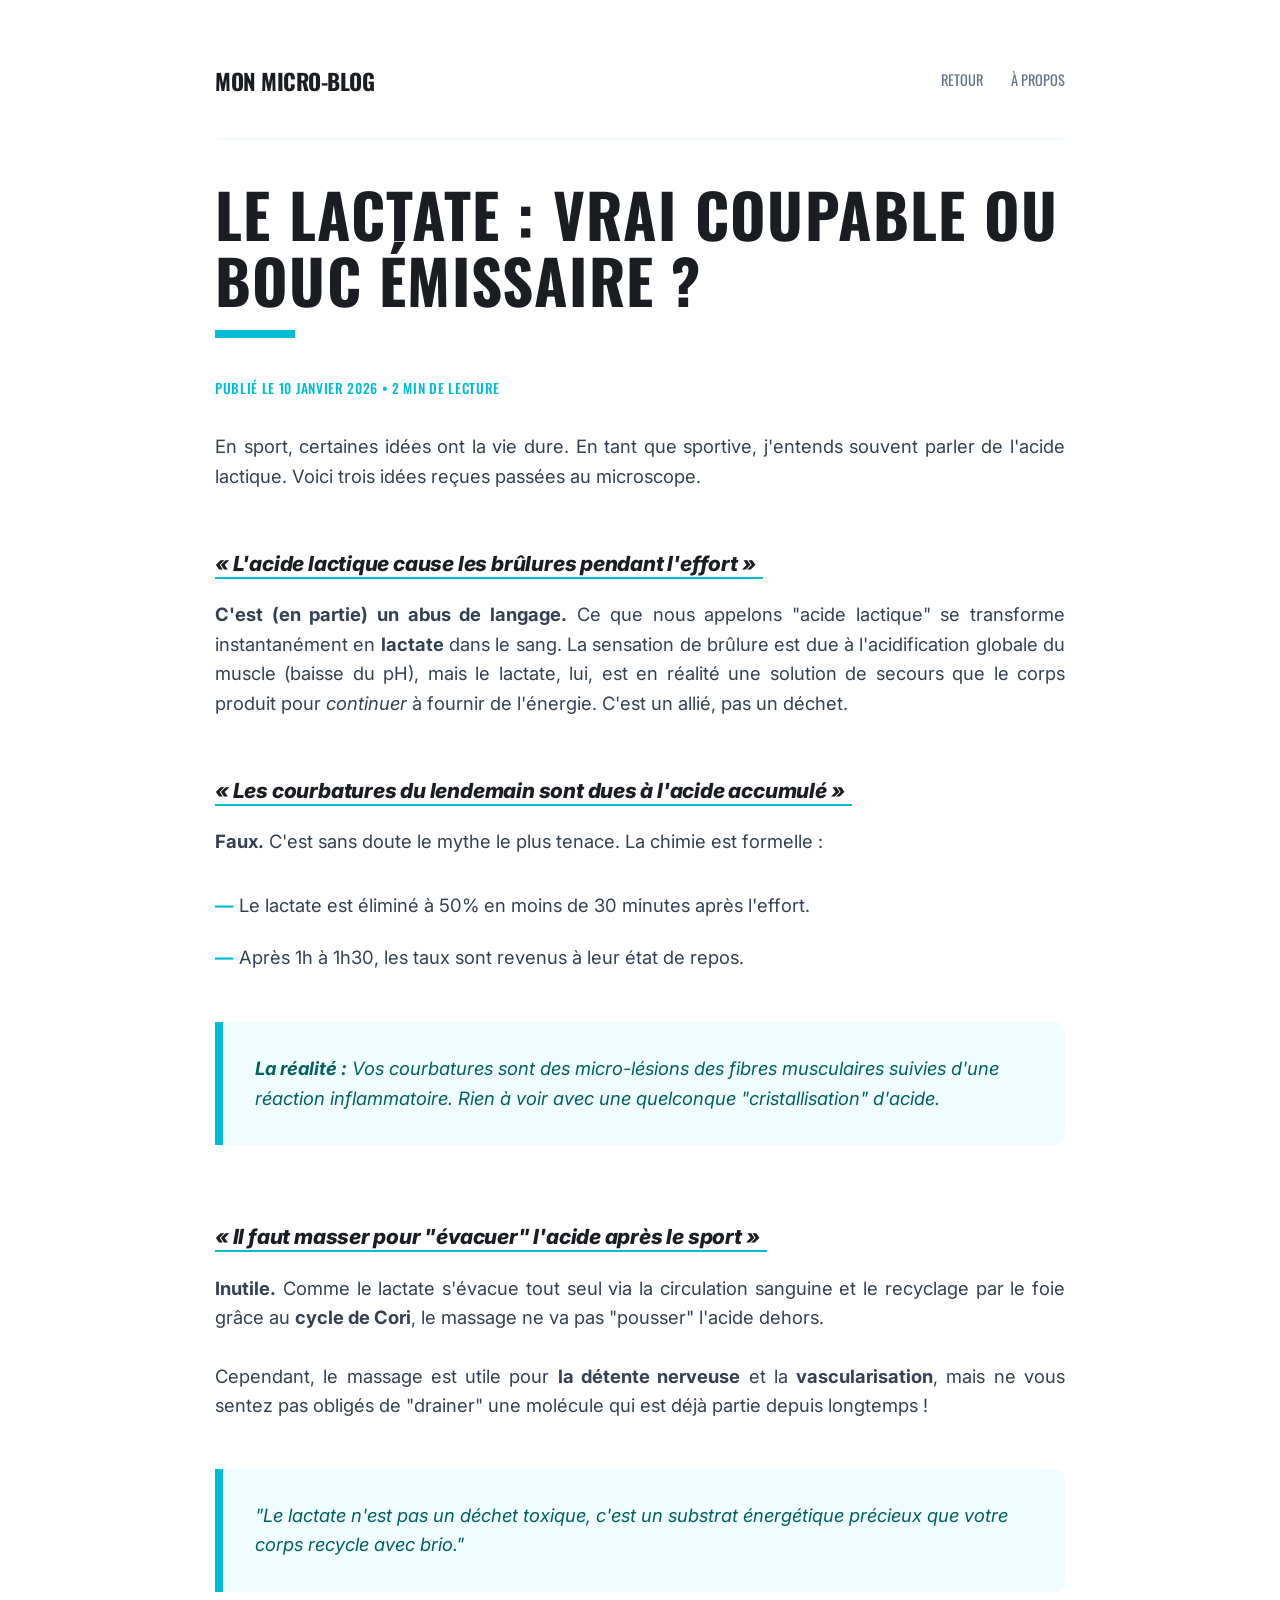
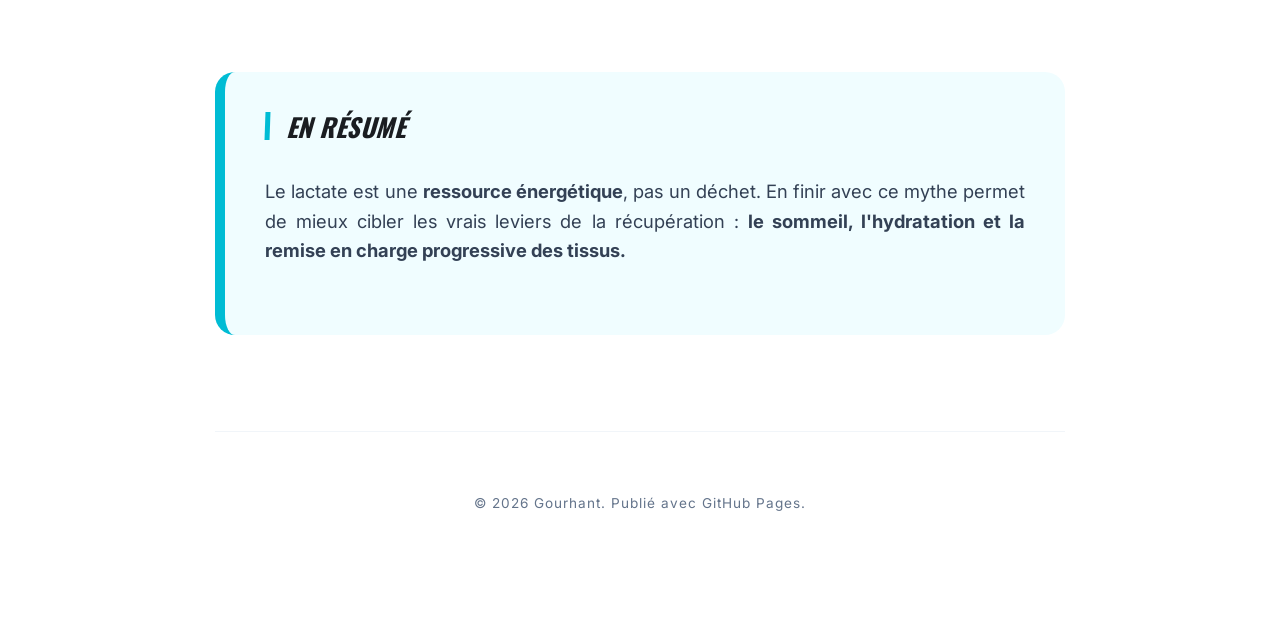
<file: article-lactate.html>
<!DOCTYPE html>
<html lang="fr">
<head>
    <meta charset="UTF-8">
    <meta name="viewport" content="width=device-width, initial-scale=1.0">
    <title>Le lactate : vrai coupable ou bouc émissaire ? - Mon Micro-Blog</title>
    <link rel="stylesheet" href="style.css">
</head>
<body>
    <div class="container">
        <header>
            <h1><a href="index.html">Mon Micro-Blog</a></h1>
            <nav>
                <a href="index.html">Retour</a>
                <a href="index.html#about">À propos</a>
            </nav>
        </header>
<main class="article-content">
            <div class="post-preview" style="display: block; border: none; padding: 0;">
                <h1>Le lactate : vrai coupable ou bouc émissaire ?</h1>
                <p class="post-meta" style="margin-top: 1rem;">Publié le 10 JANVIER 2026 • 2 min de lecture </p>
            </div>

            <p>En sport, certaines idées ont la vie dure. En tant que sportive, j'entends souvent parler de l'acide lactique. Voici trois idées reçues passées au microscope.</p>

            <h3>« L'acide lactique cause les brûlures pendant l'effort »</h3>
            <p><strong>C'est (en partie) un abus de langage.</strong> Ce que nous appelons "acide lactique" se transforme instantanément en <strong>lactate</strong> dans le sang. La sensation de brûlure est due à l'acidification globale du muscle (baisse du pH), mais le lactate, lui, est en réalité une solution de secours que le corps produit pour <em>continuer</em> à fournir de l'énergie. C'est un allié, pas un déchet.</p>

            <h3>« Les courbatures du lendemain sont dues à l'acide accumulé »</h3>
            <p><strong>Faux.</strong> C'est sans doute le mythe le plus tenace. La chimie est formelle :</p>
            <ul>
                <li>Le lactate est éliminé à 50% en moins de 30 minutes après l'effort.</li>
                <li>Après 1h à 1h30, les taux sont revenus à leur état de repos.</li>
            </ul>

            <blockquote>
                <strong>La réalité :</strong> Vos courbatures sont des micro-lésions des fibres musculaires suivies d'une réaction inflammatoire. Rien à voir avec une quelconque "cristallisation" d'acide.
            </blockquote>

            <h3>« Il faut masser pour "évacuer" l'acide après le sport »</h3>
            <p><strong>Inutile.</strong> Comme le lactate s'évacue tout seul via la circulation sanguine et le recyclage par le foie grâce au <b>cycle de Cori</b>, le massage ne va pas "pousser" l'acide dehors. 
            <br><br>
            Cependant, le massage est utile pour <b>la détente nerveuse</b> et la <b>vascularisation</b>, mais ne vous sentez pas obligés de "drainer" une molécule qui est déjà partie depuis longtemps !</p>

            <blockquote>
                "Le lactate n'est pas un déchet toxique, c'est un substrat énergétique précieux que votre corps recycle avec brio."
            </blockquote>
            <section class="about-section">
                <h2>En résumé</h2>
                <p>Le lactate est une <b>ressource énergétique</b>, pas un déchet. En finir avec ce mythe permet de mieux cibler les vrais leviers de la récupération : <b>le sommeil, l'hydratation et la remise en charge progressive des tissus.</b></p>
                

            </section>
        </main>
        <footer>
            <p>&copy; 2026 Gourhant. Publié avec GitHub Pages.</p>
        </footer>
    </div>
</body>
</html>
</file>
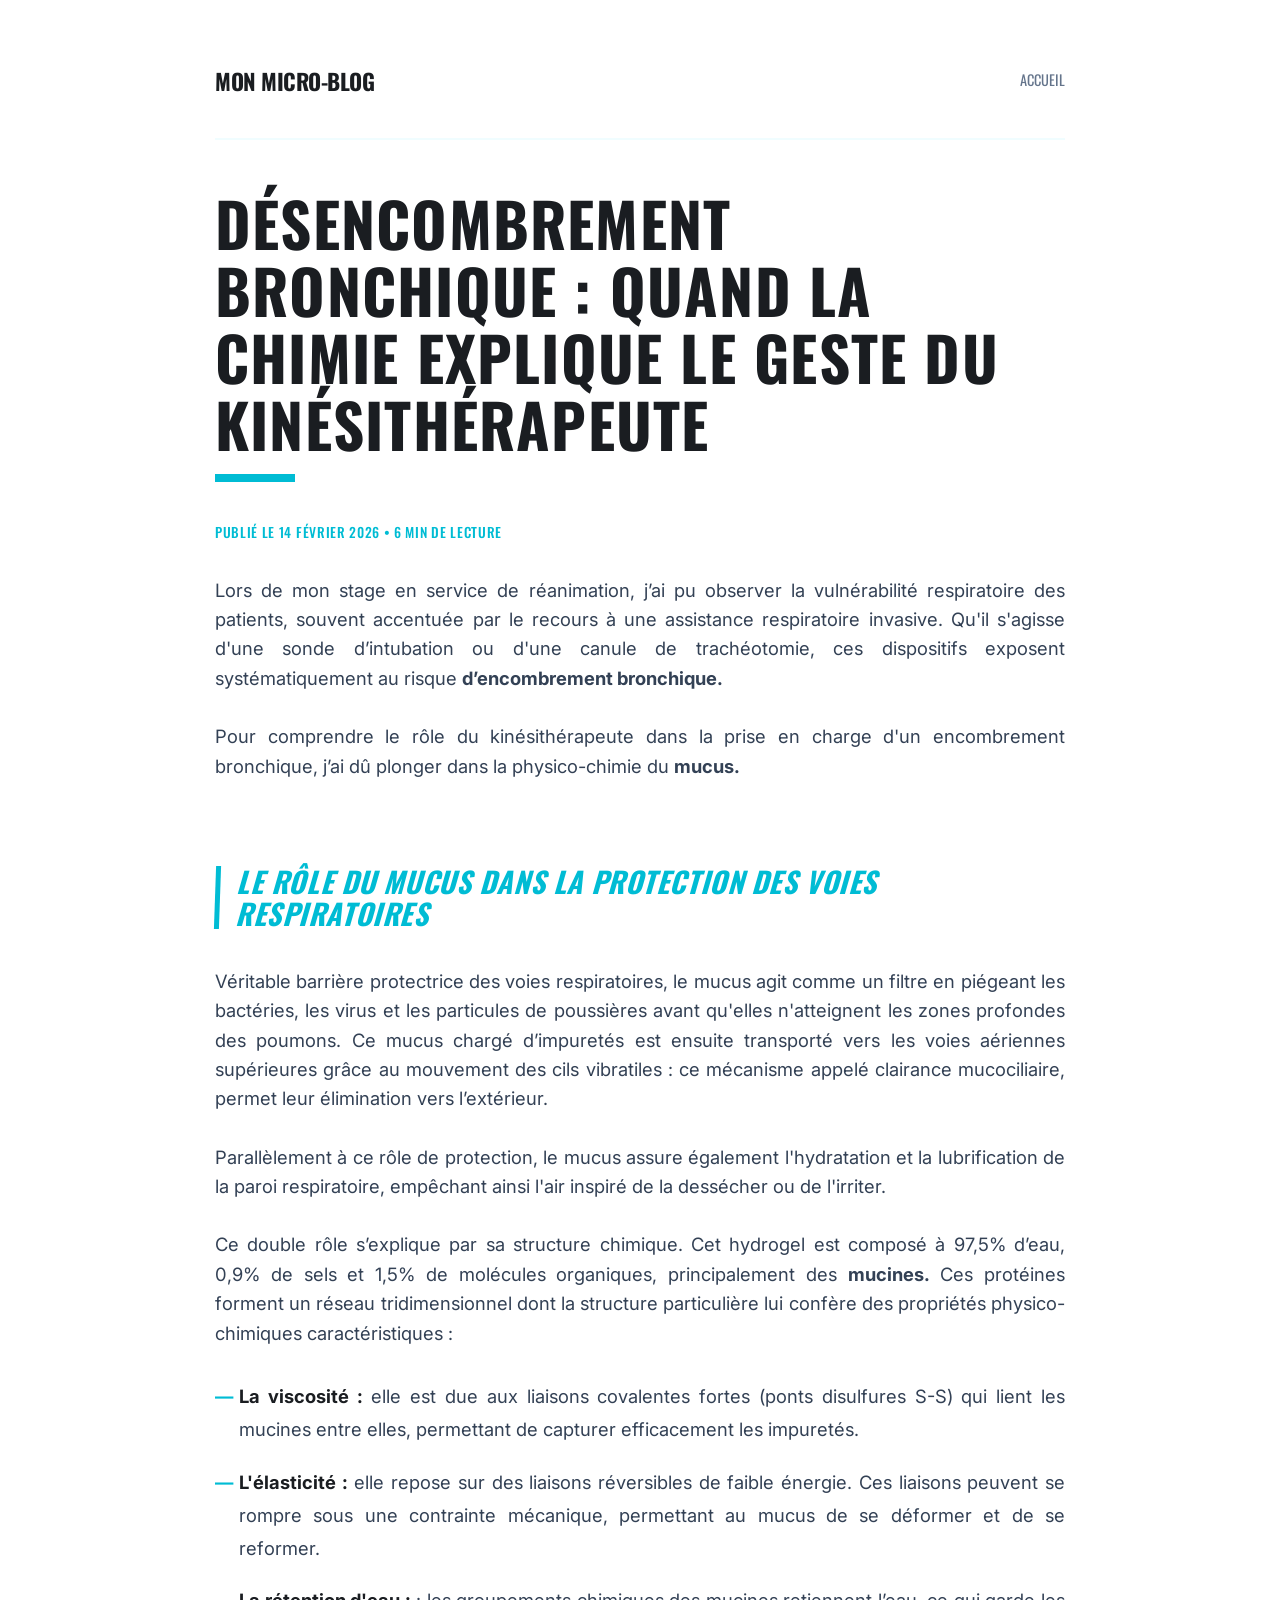
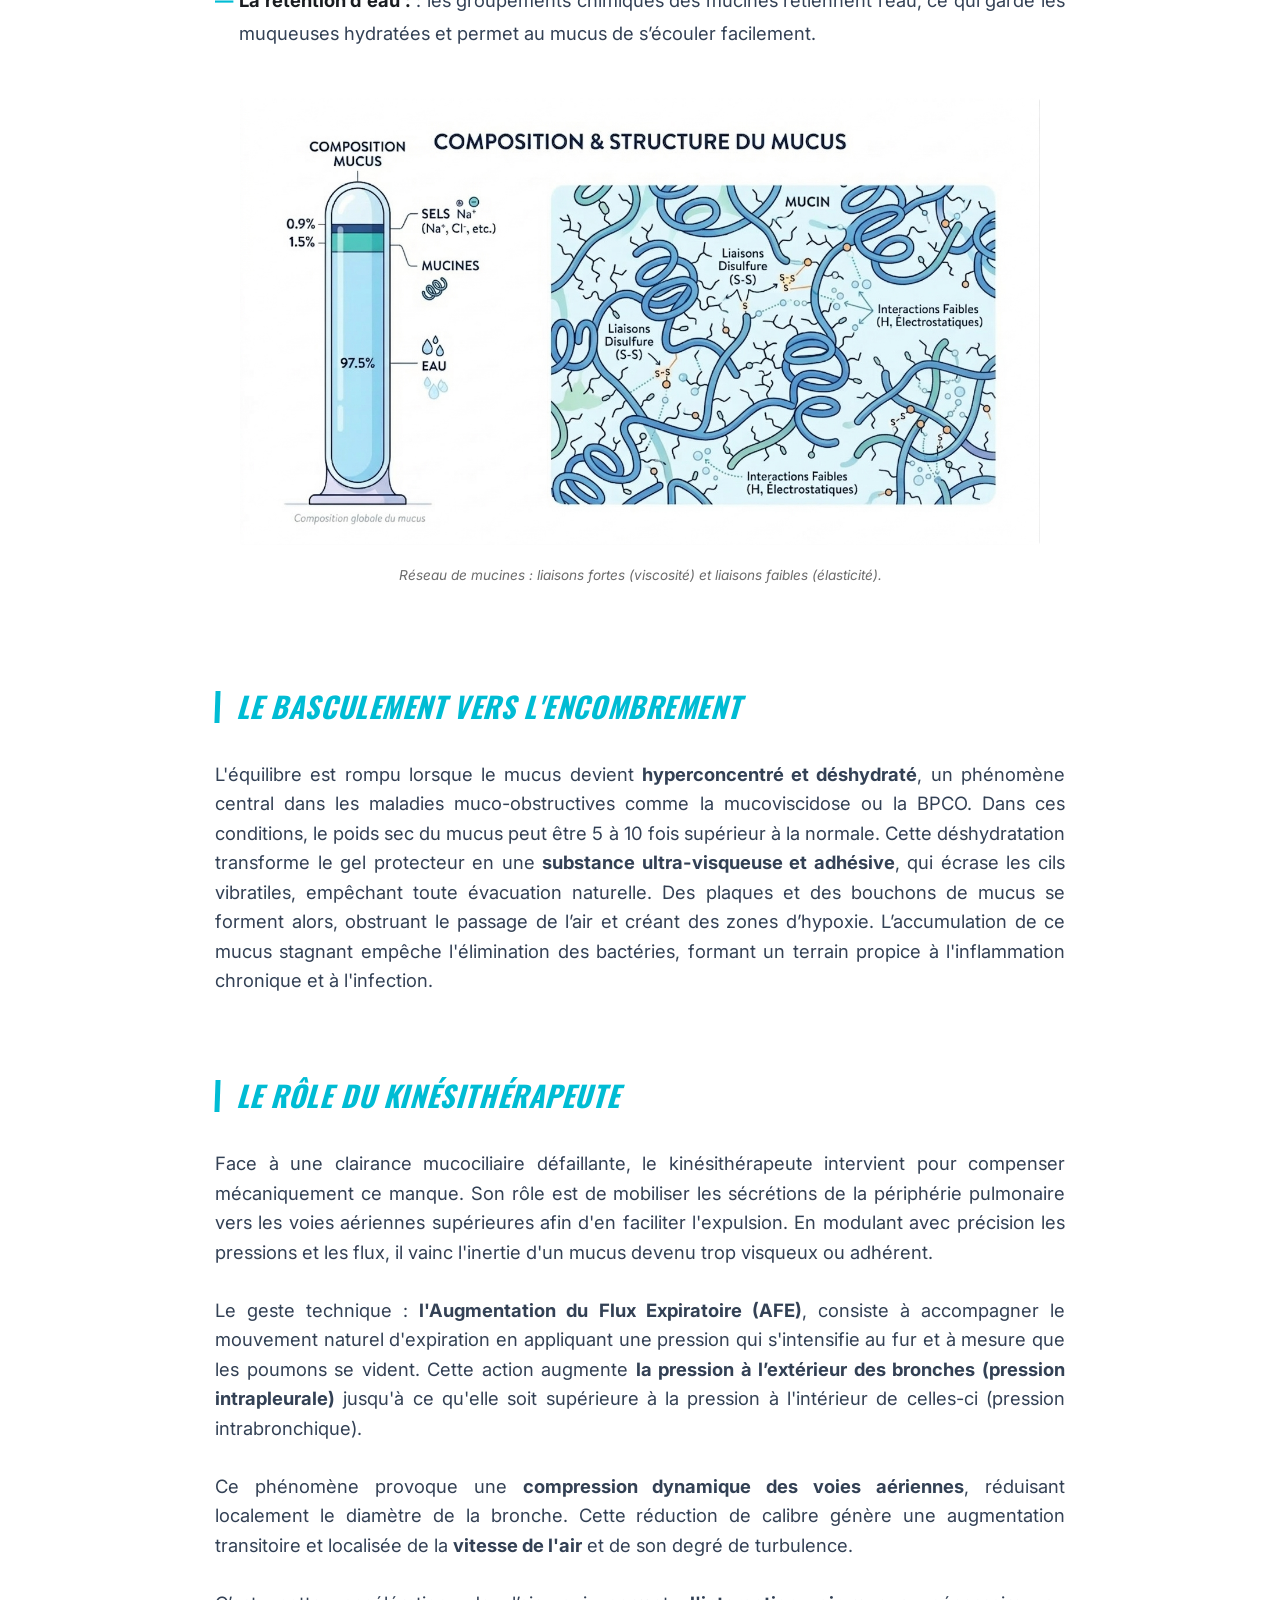
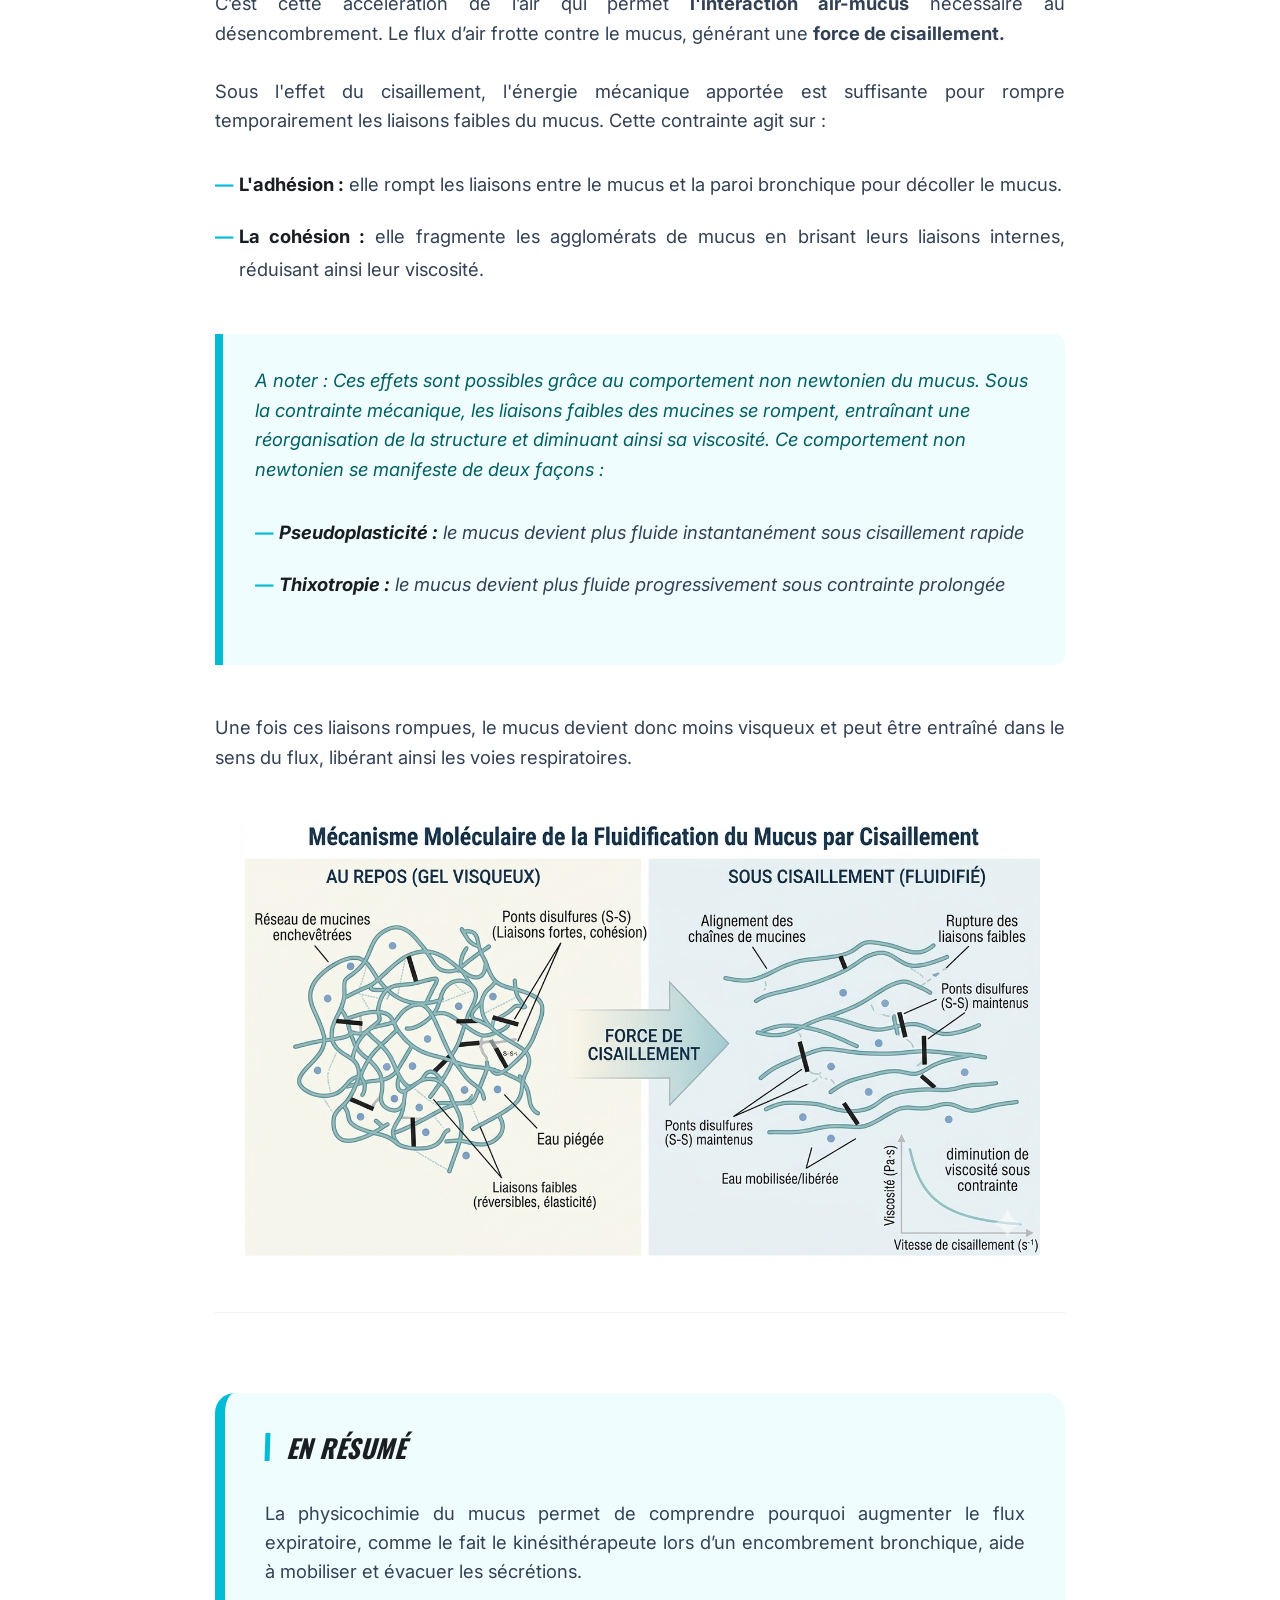
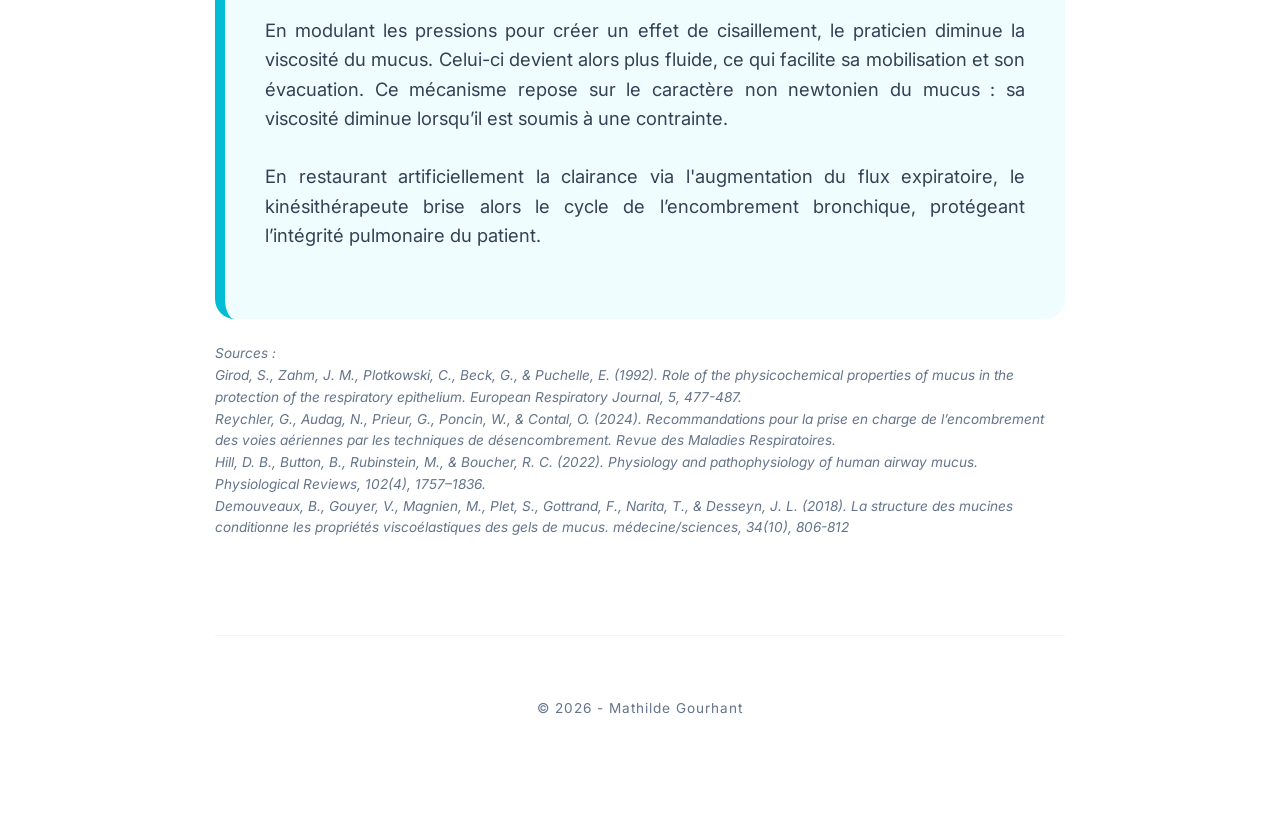
<file: article-respi.html>
<!DOCTYPE html>
<html lang="fr">
<head>
    <link href="https://fonts.googleapis.com/css2?family=Oswald:wght@700&family=Inter:wght@400;700;900&display=swap" rel="stylesheet">
    <meta charset="UTF-8">
    <meta name="viewport" content="width=device-width, initial-scale=1.0">
    <title>Désencombrement bronchique : Quand la chimie explique le geste du kinésithérapeute</title>
    <link rel="stylesheet" href="style.css">
</head>
<body>

<div class="container">
    <header>
        <h1><a href="index.html">Mon Micro-Blog</a></h1>
        <nav>
            <a href="index.html">Accueil</a>
        </nav>
    </header>

    <article class="article-content">
        <div class="post-preview" style="display: block; border: none; padding: 0;">
            <h1>Désencombrement bronchique : Quand la chimie explique le geste du kinésithérapeute</h1>
            <p class="post-meta" style="margin-top: 1rem;">Publié le 14 Février 2026 • 6 min de lecture</p>
        </div>

        <p>Lors de mon stage en service de réanimation, j’ai pu observer la vulnérabilité respiratoire des patients, souvent accentuée par le recours à une assistance respiratoire invasive. Qu'il s'agisse d'une sonde d’intubation ou d'une canule de trachéotomie, ces dispositifs exposent systématiquement au risque <b>d’encombrement bronchique.</b></p>
        
        <p>Pour comprendre le rôle du kinésithérapeute dans la prise en charge d'un encombrement bronchique, j’ai dû plonger dans la physico-chimie du <b>mucus.</b></p>

        <h2>Le rôle du mucus dans la protection des voies respiratoires</h2>
        
        <p>Véritable barrière protectrice des voies respiratoires, le mucus agit comme un filtre en piégeant les bactéries, les virus et les particules de poussières avant qu'elles n'atteignent les zones profondes des poumons.
            Ce mucus chargé d’impuretés est ensuite transporté vers
            les voies aériennes supérieures grâce au mouvement des cils vibratiles : ce mécanisme
            appelé clairance mucociliaire, permet leur élimination vers l’extérieur. </p>
        
        <p>Parallèlement à ce rôle de protection, le mucus assure également l'hydratation et la lubrification de la paroi respiratoire, empêchant ainsi l'air inspiré de la dessécher ou de l'irriter.</p>
        
        <p>Ce double rôle s’explique par sa structure chimique. Cet hydrogel est composé à 97,5% d’eau, 0,9% de sels et 1,5% de molécules organiques, principalement des <b>mucines.</b> Ces protéines forment un réseau tridimensionnel dont la structure particulière lui confère des propriétés physico-chimiques caractéristiques :</p>

        <ul>
            <li><strong>La viscosité :</strong> elle est due aux liaisons covalentes fortes (ponts disulfures S-S) qui lient les mucines entre elles, permettant de capturer efficacement les impuretés.</li>
            <li><strong>L'élasticité :</strong> elle repose sur des liaisons réversibles de faible énergie. Ces liaisons peuvent se rompre sous une contrainte mécanique, permettant au mucus de se déformer et de se reformer.</li>
            <li><strong>La rétention d'eau :</strong> : les groupements chimiques des mucines retiennent l’eau, ce qui garde les muqueuses hydratées et permet au mucus de s’écouler facilement.</li>
        </ul>


        <figure style="margin: 3rem 0; text-align: center;">
            <img src="image_4.png" alt="Réseau de mucines : liaisons fortes (viscosité) et liaisons faibles (élasticité)." style="width: 100%; max-width: 800px; height: auto; border-radius: 4px;">
            <figcaption style="font-size: 0.85rem; color: #6B6B6B; margin-top: 0.8rem; font-style: italic;">
                Réseau de mucines : liaisons fortes (viscosité) et liaisons faibles (élasticité).
            </figcaption>
        </figure>

        <h2>Le basculement vers l'encombrement</h2>
                
        <p>L'équilibre est rompu lorsque le mucus devient <b>hyperconcentré et déshydraté</b>, un phénomène central dans les maladies muco-obstructives comme la mucoviscidose ou la BPCO. Dans ces conditions, le poids sec du mucus peut être 5 à 10 fois supérieur à la normale. Cette déshydratation transforme le gel protecteur en une <b>substance ultra-visqueuse et adhésive</b>, qui écrase les cils vibratiles, empêchant toute évacuation naturelle. Des plaques et des bouchons de mucus se forment alors, obstruant le passage de l’air et créant des zones d’hypoxie. L’accumulation de ce mucus stagnant empêche l'élimination des bactéries, formant un terrain propice à l'inflammation chronique et à l'infection.</p>

        <h2>Le rôle du kinésithérapeute</h2>
        
        <p>Face à une clairance mucociliaire défaillante, le kinésithérapeute intervient pour compenser mécaniquement ce manque. Son rôle est de mobiliser les sécrétions de la périphérie pulmonaire vers les voies aériennes supérieures afin d'en faciliter l'expulsion. En modulant avec précision les pressions et les flux, il vainc l'inertie d'un mucus devenu trop visqueux ou adhérent.</p>
        
        <p>Le geste technique : <b>l'Augmentation du Flux Expiratoire (AFE)</b>, consiste à accompagner le mouvement naturel d'expiration en appliquant une pression qui s'intensifie au fur et à mesure que les poumons se vident. Cette action augmente <b>la pression à l’extérieur des bronches (pression intrapleurale)</b> jusqu'à ce qu'elle soit supérieure à la pression à l'intérieur de celles-ci (pression intrabronchique).</p>
        
        <p>Ce phénomène provoque une <b>compression dynamique des voies aériennes</b>, réduisant localement le diamètre de la bronche. Cette réduction de calibre génère une augmentation transitoire et localisée de la <b>vitesse de l'air</b> et de son degré de turbulence.</p>
        
        <p>C’est cette accélération de l’air qui permet <b>l'interaction air-mucus</b> nécessaire au désencombrement. Le flux d’air frotte contre le mucus, générant une <b>force de cisaillement.</b> </p>

        <p>Sous l'effet du cisaillement, l'énergie mécanique apportée est suffisante pour rompre temporairement les liaisons faibles du mucus. Cette contrainte agit sur :</p>

        <ul>
            <li><strong>L'adhésion :</strong> elle rompt les liaisons entre le mucus et la paroi bronchique pour décoller le mucus.</li>
            <li><strong>La cohésion :</strong> elle fragmente les agglomérats de mucus en brisant leurs liaisons internes, réduisant ainsi leur viscosité.</li>
        </ul>

        <blockquote>
            A noter : Ces effets sont possibles grâce au comportement non newtonien du mucus.
                Sous la contrainte mécanique, les liaisons faibles des mucines se rompent, entraînant une
                réorganisation de la structure et diminuant ainsi sa viscosité.
                Ce comportement non newtonien se manifeste de deux façons :
                <ul>
                <li><strong>Pseudoplasticité :</strong> le mucus devient plus fluide instantanément sous cisaillement rapide</li>
                
                <li><strong>Thixotropie :</strong> le mucus devient plus fluide progressivement sous contrainte prolongée</li>
                </ul>
        </blockquote>

        <p>Une fois ces liaisons rompues, le mucus devient donc moins visqueux et peut être entraîné dans le sens du flux, libérant ainsi les voies respiratoires.</p>

        <figure style="margin: 3rem 0; text-align: center;">
            <img src="image_5.png" alt="Mécanisme Moléculaire de la Thixotropie du Mucus" style="width: 100%; max-width: 800px; height: auto; border-radius: 4px;">
            <figcaption style="font-size: 0.85rem; color: #6B6B6B; margin-top: 0.8rem; font-style: italic;">
            </figcaption>
        </figure>

        <hr style="border: 0; border-top: 1px solid #f0f0f0; margin: 3rem 0;">

        <section class="about-section">
            <h2>En résumé</h2>
            <p>La physicochimie du mucus permet de comprendre pourquoi augmenter le flux expiratoire,
                comme le fait le kinésithérapeute lors d’un encombrement bronchique, aide à mobiliser et
                évacuer les sécrétions.</p>
            <p>En modulant les pressions pour créer un effet de cisaillement, le praticien diminue la
                viscosité du mucus. Celui-ci devient alors plus fluide, ce qui facilite sa mobilisation et son
                évacuation. Ce mécanisme repose sur le caractère non newtonien du mucus : sa viscosité
                diminue lorsqu’il est soumis à une contrainte.</p>
            <p>En restaurant artificiellement la clairance via l'augmentation du flux expiratoire, le kinésithérapeute brise alors le cycle de l’encombrement bronchique, protégeant l’intégrité pulmonaire du patient.</p>
        </section>
    </article>

            <p style="font-size: 0.85rem; color: var(--meta-color); margin-top: 1.5rem;">
                <em>Sources : <br>Girod, S., Zahm, J. M., Plotkowski, C., Beck, G., & Puchelle, E. (1992). Role of the physicochemical properties of mucus in the protection of the respiratory epithelium. European Respiratory Journal, 5, 477-487.</em>
                <br>
                <em>Reychler, G., Audag, N., Prieur, G., Poncin, W., & Contal, O. (2024). Recommandations pour la prise en charge de l’encombrement des voies aériennes par les techniques de désencombrement. Revue des Maladies Respiratoires. </em>
                <br>
                <em>Hill, D. B., Button, B., Rubinstein, M., & Boucher, R. C. (2022). Physiology and pathophysiology of human airway mucus. Physiological Reviews, 102(4), 1757–1836. </em>
                <br>
                <em> Demouveaux, B., Gouyer, V., Magnien, M., Plet, S., Gottrand, F., Narita, T., & Desseyn, J. L. (2018). La structure des mucines conditionne les propriétés viscoélastiques des gels de mucus. médecine/sciences, 34(10), 806-812</em>
            </p>

    <footer>
        <p>© 2026 - Mathilde Gourhant</p>
    </footer>
</div>

</body>
</html>
</file>
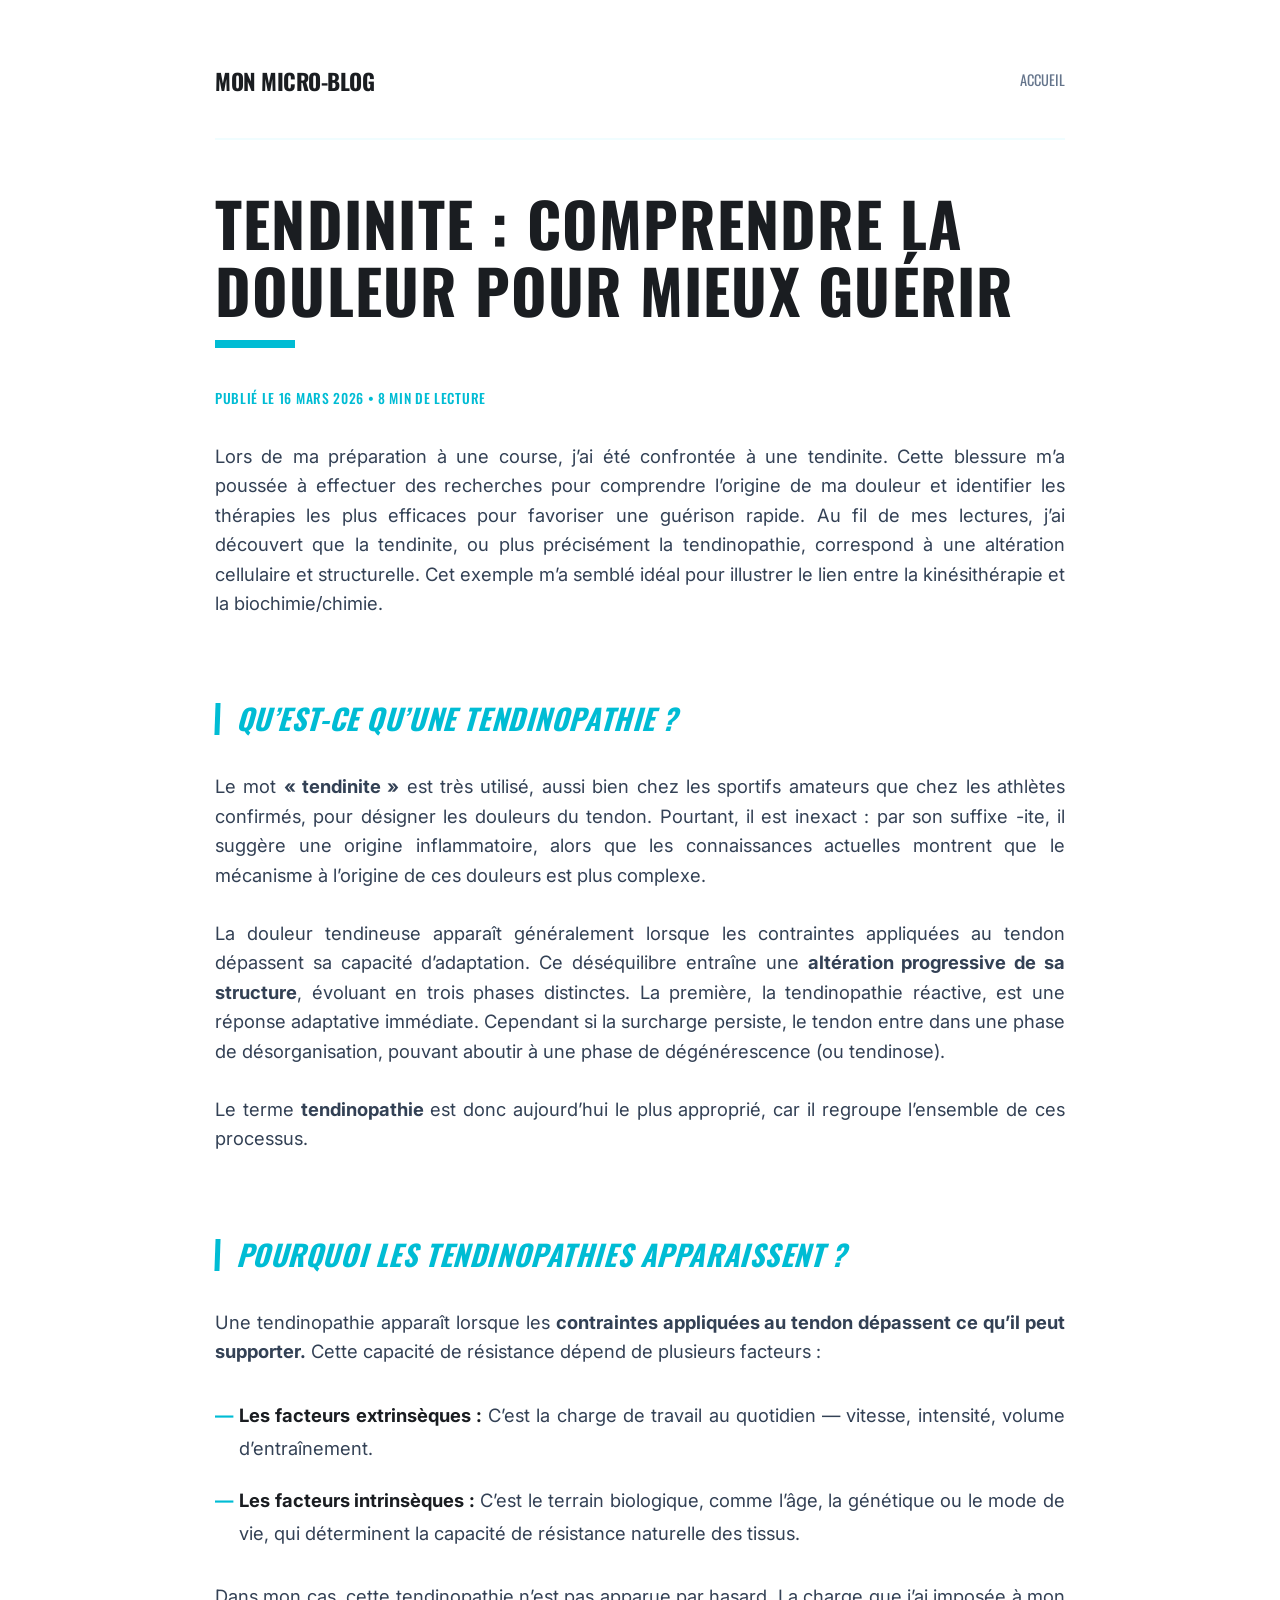
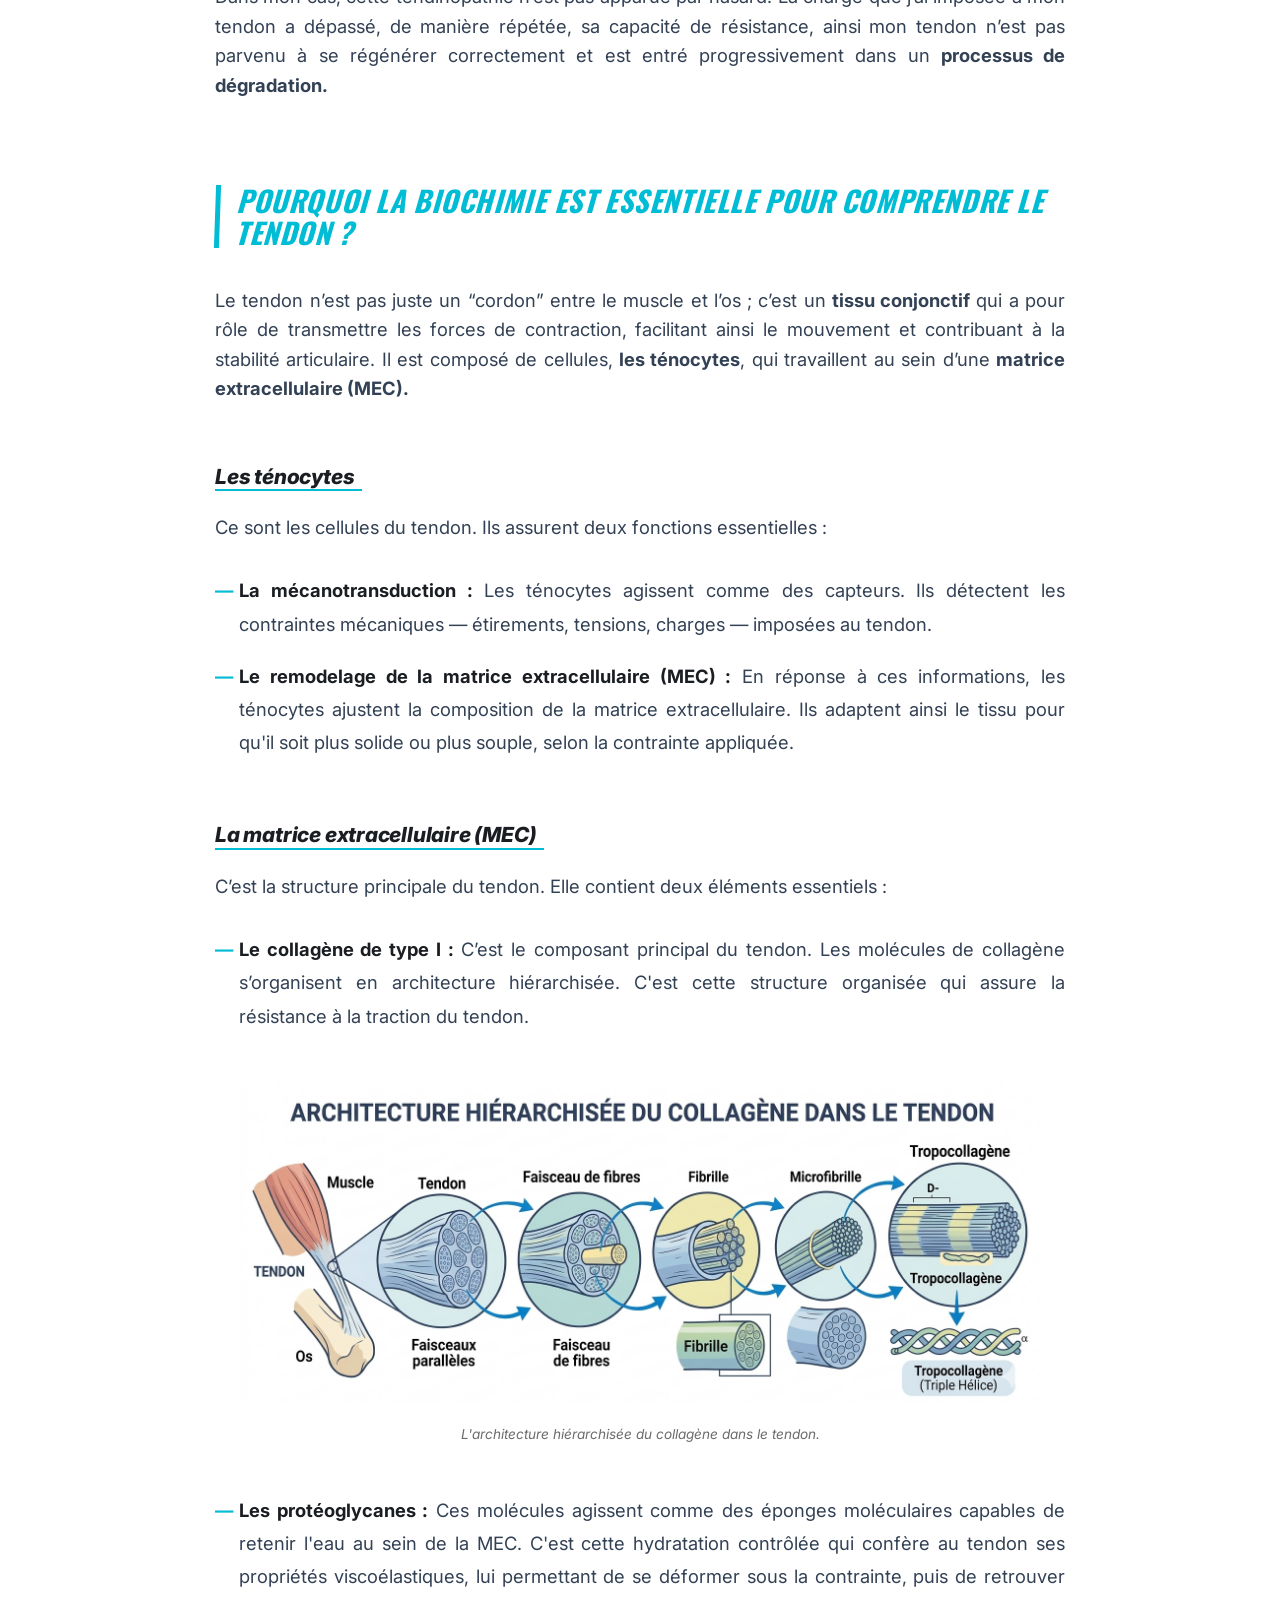
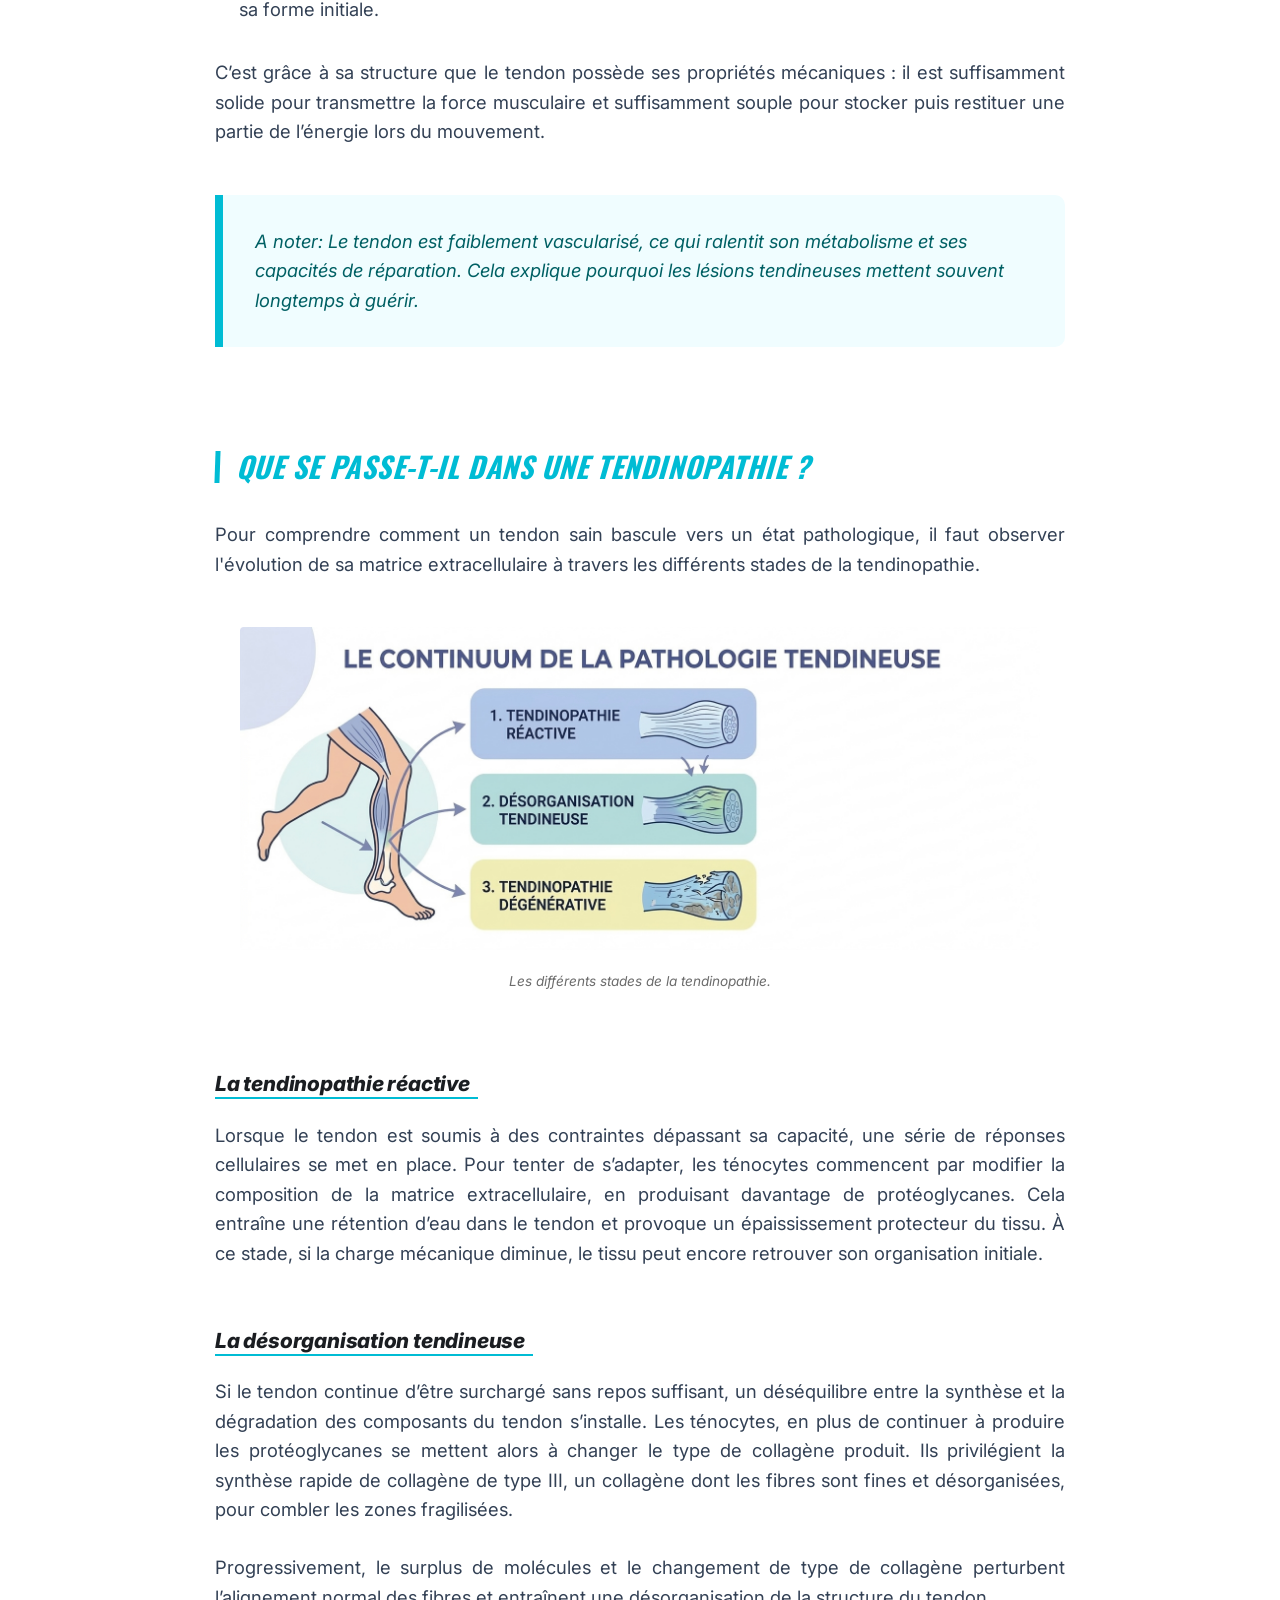
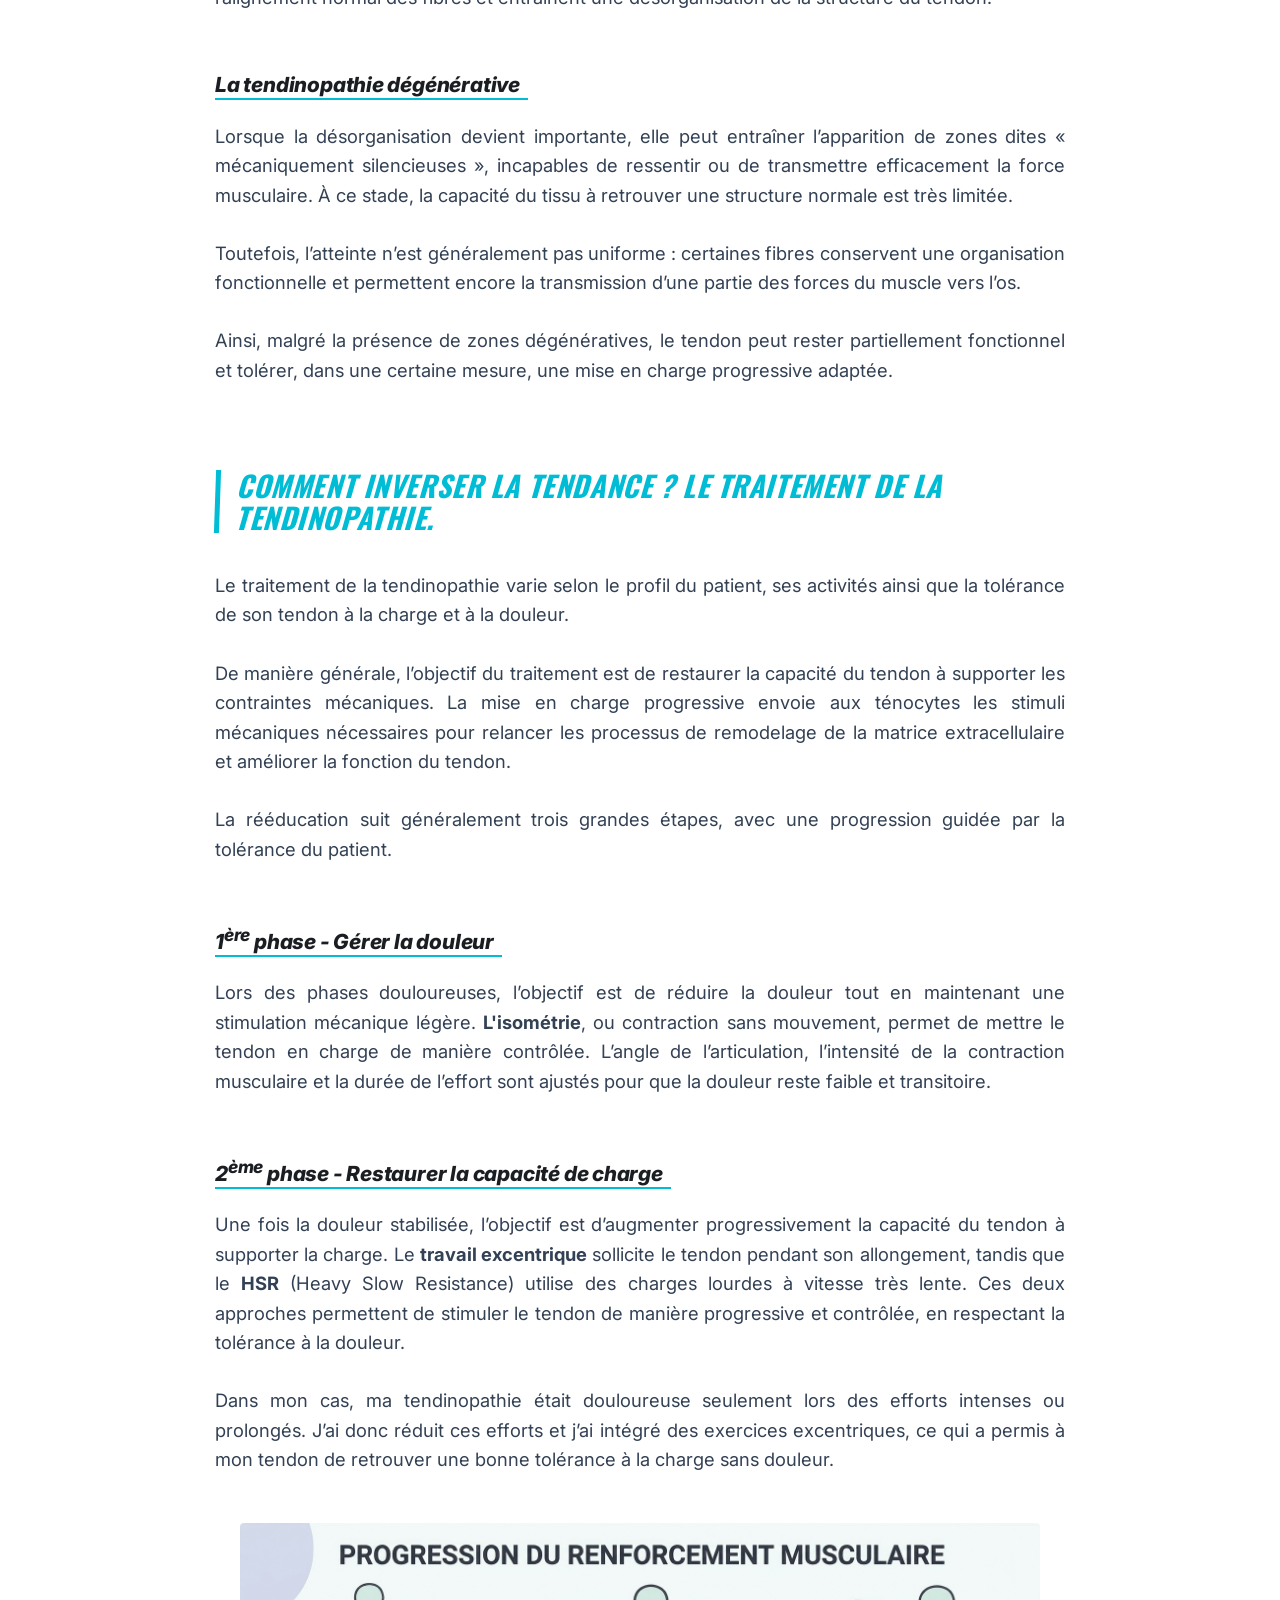
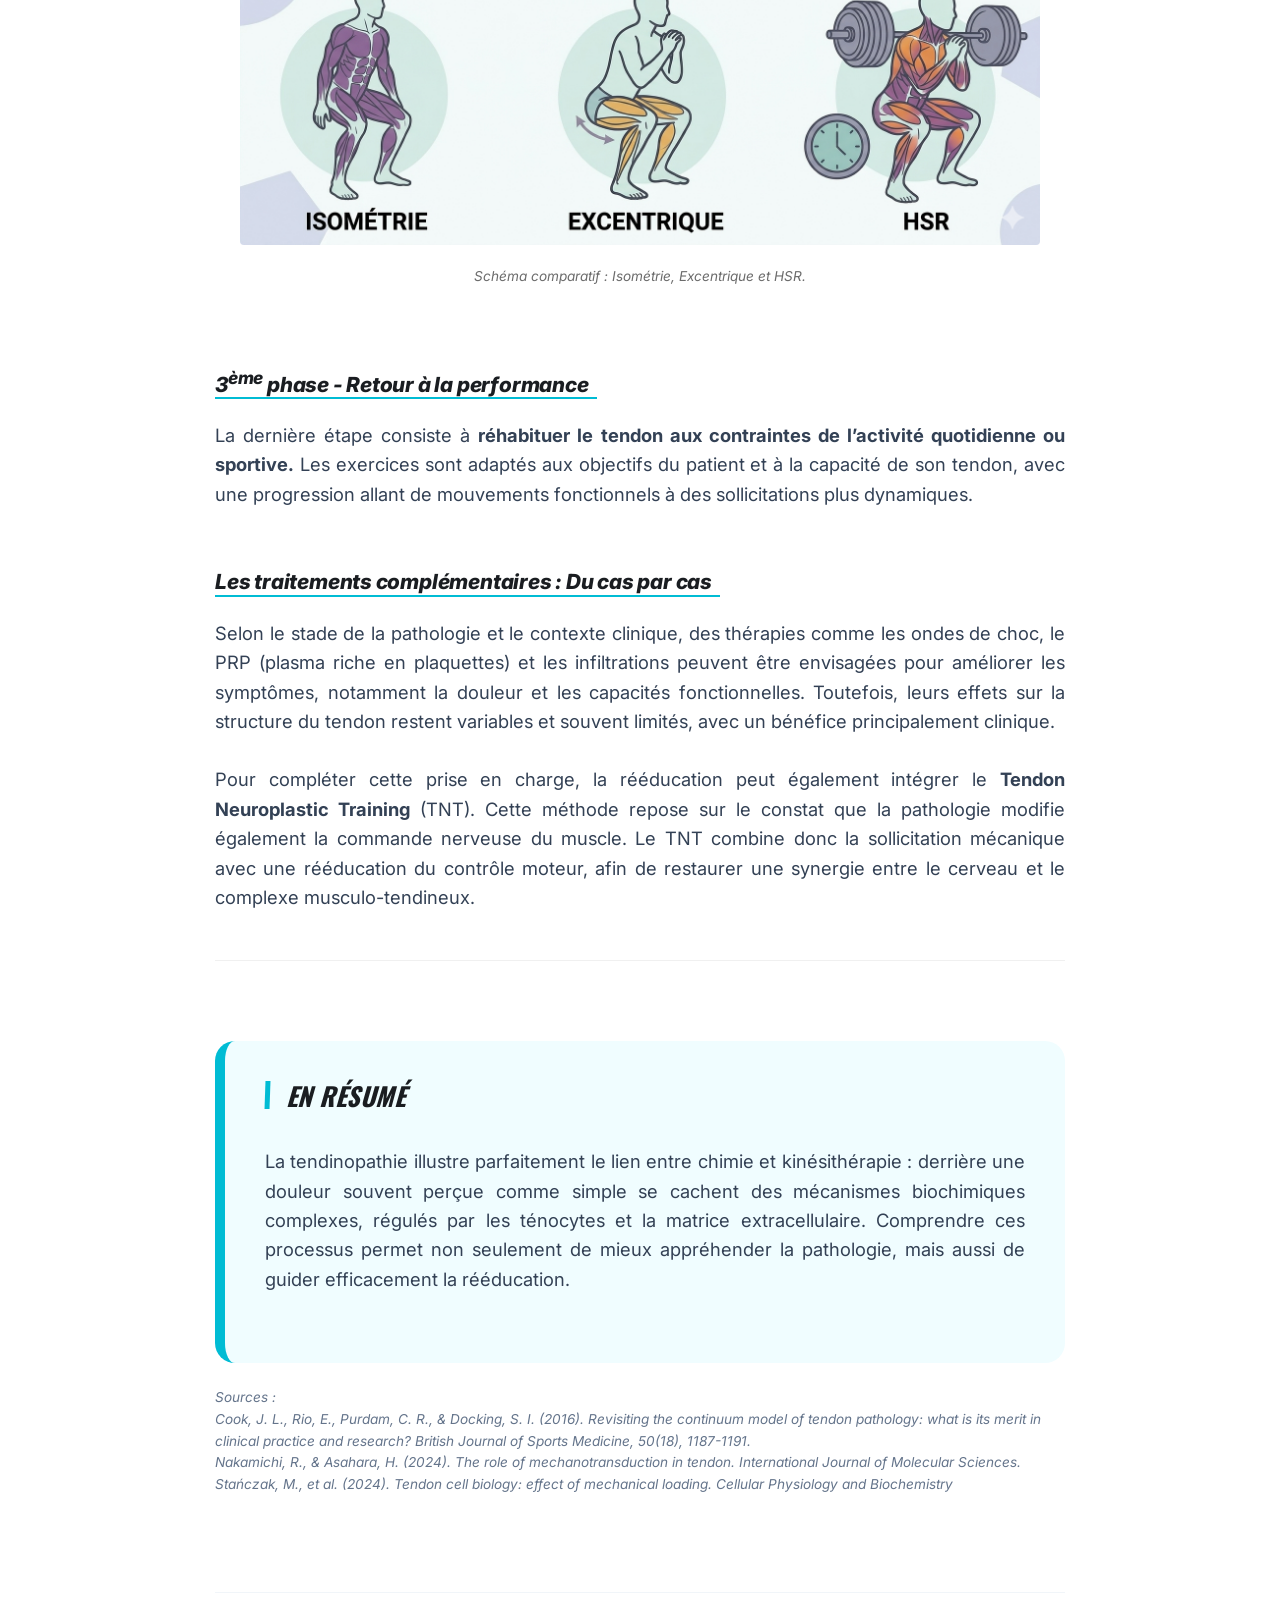
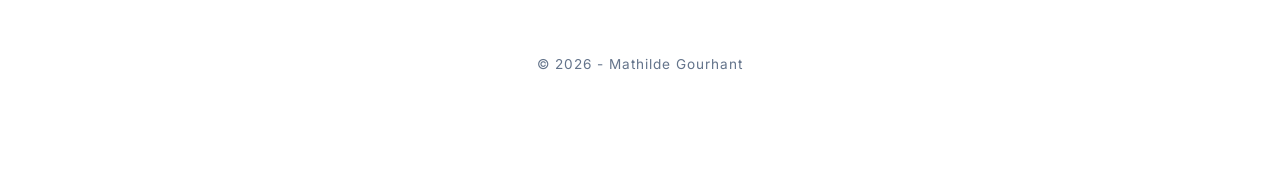
<file: article-tendinite.html>
<!DOCTYPE html>
<html lang="fr">
<head>
    <link href="https://fonts.googleapis.com/css2?family=Oswald:wght@700&family=Inter:wght@400;700;900&display=swap" rel="stylesheet">
    <meta charset="UTF-8">
    <meta name="viewport" content="width=device-width, initial-scale=1.0">
    <title>Tendinite : Comprendre la douleur pour mieux guérir</title>
    <link rel="stylesheet" href="style.css">
</head>
<body>

<div class="container">
    <header>
        <h1><a href="index.html">Mon Micro-Blog</a></h1>
        <nav>
            <a href="index.html">Accueil</a>
        </nav>
    </header>

    <article class="article-content">
        <div class="post-preview" style="display: block; border: none; padding: 0;">
            <h1>Tendinite : Comprendre la douleur pour mieux guérir</h1>
            <p class="post-meta" style="margin-top: 1rem;">Publié le 16 Mars 2026 • 8 min de lecture</p>
        </div>

        <p>Lors de ma préparation à une course, j’ai été confrontée à une tendinite. Cette blessure m’a poussée à effectuer des recherches pour comprendre l’origine de ma douleur et identifier les
          thérapies les plus efficaces pour favoriser une guérison rapide. Au fil de mes lectures,
          j’ai découvert que la tendinite, ou plus précisément la tendinopathie,
            correspond à une altération cellulaire et structurelle.
            Cet exemple m’a semblé idéal pour illustrer le lien entre la kinésithérapie et la biochimie/chimie.</p>

        <h2>Qu’est-ce qu’une tendinopathie ?</h2>
        
        <p>Le mot <b>« tendinite »</b> est très utilisé, aussi bien chez les sportifs amateurs que chez les
            athlètes confirmés, pour désigner les douleurs du tendon. Pourtant, il est inexact : par son
            suffixe -ite, il suggère une origine inflammatoire, alors que les connaissances actuelles
            montrent que le mécanisme à l’origine de ces douleurs est plus complexe.</p>
        
        
        <p>La douleur tendineuse apparaît généralement lorsque les contraintes appliquées au tendon
            dépassent sa capacité d’adaptation. Ce déséquilibre entraîne une <b>altération progressive

            de sa structure</b>, évoluant en trois phases distinctes. La première, la tendinopathie
            réactive, est une réponse adaptative immédiate. Cependant si la surcharge persiste, le
            tendon entre dans une phase de désorganisation, pouvant aboutir à une phase de
            dégénérescence (ou tendinose).</p>

        <p>Le terme <b>tendinopathie</b> est donc aujourd’hui le plus approprié, car il regroupe l’ensemble
            de ces processus.</p>

        <h2>Pourquoi les tendinopathies apparaissent ?</h2>
        
        <p>Une tendinopathie apparaît lorsque les <b>contraintes appliquées au tendon dépassent ce qu’il peut supporter.</b> Cette capacité de résistance dépend de plusieurs facteurs :</p>

        <ul>
            <li><strong>Les facteurs extrinsèques :</strong> C’est la charge de travail au quotidien — vitesse, intensité, volume d’entraînement.</li>
            <li><strong>Les facteurs intrinsèques :</strong> C’est le terrain biologique, comme l’âge, la génétique ou le mode de vie, qui déterminent la capacité de résistance naturelle des tissus.</li>
        </ul>

        <p>Dans mon cas, cette tendinopathie n’est pas apparue par hasard. La charge que j’ai imposée à mon tendon a dépassé, de manière répétée, sa capacité de résistance, ainsi mon tendon n’est pas parvenu à se régénérer correctement et est entré progressivement dans un <b>processus de dégradation.</b></p>

        <h2>Pourquoi la biochimie est essentielle pour comprendre le tendon ?</h2>
        
        <p>Le tendon n’est pas juste un “cordon” entre le muscle et l’os ; c’est un <b>tissu conjonctif</b> qui a pour rôle de transmettre les forces de contraction, facilitant ainsi le mouvement et contribuant à la stabilité articulaire. Il est composé de cellules, <b>les ténocytes</b>, qui travaillent au sein d’une <b>matrice extracellulaire (MEC).</b></p>

        <h3>Les ténocytes</h3>
        <p>Ce sont les cellules du tendon. Ils assurent deux fonctions essentielles :</p>
        <ul>
            <li><strong>La mécanotransduction :</strong> Les ténocytes agissent comme des capteurs. Ils détectent les contraintes mécaniques — étirements, tensions, charges — imposées au tendon.</li>
            <li><strong>Le remodelage de la matrice extracellulaire (MEC) :</strong> En réponse à ces informations, les ténocytes ajustent la composition de la matrice extracellulaire. Ils adaptent ainsi le tissu pour qu'il soit plus solide ou plus souple, selon la contrainte appliquée.</li>
        </ul>

        <h3>La matrice extracellulaire (MEC)</h3>
        <p>C’est la structure principale du tendon. Elle contient deux éléments essentiels :</p>

        <ul>
            <li><strong>Le collagène de type I :</strong> C’est le composant principal du tendon. Les molécules de collagène s’organisent en architecture hiérarchisée. C'est cette structure organisée qui assure la résistance à la traction du tendon.</li>
            <figure style="margin: 3rem 0; text-align: center;">
                <img src="image_2.png" alt="Architecture hiérarchisée du collagène dans le tendon" style="width: 100%; max-width: 800px; height: auto; border-radius: 4px;">
                <figcaption style="font-size: 0.85rem; color: #6B6B6B; margin-top: 0.8rem; font-style: italic;">
                    L'architecture hiérarchisée du collagène dans le tendon.
                </figcaption>
            </figure>
            
            <li><strong>Les protéoglycanes :</strong> Ces molécules agissent comme des éponges moléculaires capables de retenir l'eau au sein de la MEC. C'est cette hydratation contrôlée qui confère au tendon ses propriétés viscoélastiques, lui permettant de se déformer sous la contrainte, puis de retrouver sa forme initiale.</li>
        </ul>



        <p>C’est grâce à sa structure que le tendon possède ses propriétés mécaniques : il est suffisamment solide pour transmettre la force musculaire et suffisamment souple pour stocker puis restituer une partie de l’énergie lors du mouvement.</p>
        <blockquote>
            A noter: Le tendon est faiblement vascularisé, ce qui ralentit son métabolisme et ses capacités de réparation. Cela explique pourquoi les lésions tendineuses mettent souvent longtemps à guérir.
        </blockquote>

        <h2>Que se passe-t-il dans une tendinopathie ?</h2>
        
        <p>Pour comprendre comment un tendon sain bascule vers un état pathologique, il faut observer l'évolution de sa matrice extracellulaire à travers les différents stades de la tendinopathie.</p>

        <figure style="margin: 3rem 0; text-align: center;">
            <figure style="margin: 3rem 0; text-align: center;">
                <img src="image_1.png" alt="Le continuum de la pathologie tendineuse" style="width: 100%; max-width: 800px; height: auto; border-radius: 4px;">
                <figcaption style="font-size: 0.85rem; color: #6B6B6B; margin-top: 0.8rem; font-style: italic;">
                    Les différents stades de la tendinopathie.
                </figcaption>
            </figure>
        </figure>

        <h3> La tendinopathie réactive</h3>
        <p>Lorsque le tendon est soumis à des contraintes dépassant sa capacité, une série de réponses cellulaires se met en place. Pour tenter de s’adapter, les ténocytes commencent par modifier la composition de la matrice extracellulaire, en produisant davantage de protéoglycanes. Cela entraîne une rétention d’eau dans le tendon et provoque un épaississement protecteur du tissu. À ce stade, si la charge mécanique diminue, le tissu peut encore retrouver son organisation initiale.</p>

        <h3>La désorganisation tendineuse</h3>
        <p>Si le tendon continue d’être surchargé sans repos suffisant, un déséquilibre entre la synthèse et la dégradation des composants du tendon s’installe. Les ténocytes, en plus de continuer à produire les protéoglycanes se mettent alors à changer le type de collagène produit. Ils privilégient la synthèse rapide de collagène de type III, un collagène dont les fibres sont fines et désorganisées, pour combler les zones fragilisées.</p>
        <p>Progressivement, le surplus de molécules et le changement de type de collagène perturbent l’alignement normal des fibres et entraînent une désorganisation de la structure du tendon.</p>

        <h3>La tendinopathie dégénérative</h3>
        <p>Lorsque la désorganisation devient importante, elle peut entraîner l’apparition de zones dites « mécaniquement silencieuses », incapables de ressentir ou de transmettre efficacement la force musculaire. À ce stade, la capacité du tissu à retrouver une structure normale est très limitée.</p>
        
        <p>Toutefois, l’atteinte n’est généralement pas uniforme : certaines fibres conservent une organisation fonctionnelle et permettent encore la transmission d’une partie des forces du muscle vers l’os.</p>
        
        <p>Ainsi, malgré la présence de zones dégénératives, le tendon peut rester partiellement fonctionnel et tolérer, dans une certaine mesure, une mise en charge progressive adaptée.</p>

        <h2>Comment inverser la tendance ? Le traitement de la tendinopathie.</h2>
        
        <p>Le traitement de la tendinopathie varie selon le profil du patient, ses activités ainsi que la tolérance de son tendon à la charge et à la douleur.</p>
        <p>De manière générale, l’objectif du traitement est de restaurer la capacité du tendon à supporter les contraintes mécaniques. La mise en charge progressive envoie aux ténocytes les stimuli mécaniques nécessaires pour relancer les processus de remodelage de la matrice extracellulaire et améliorer la fonction du tendon.</p>
        <p>La rééducation suit généralement trois grandes étapes, avec une progression guidée par la tolérance du patient.</p>

        <h3>1<sup>ère</sup> phase - Gérer la douleur</h3>
        <p>Lors des phases douloureuses, l’objectif est de réduire la douleur tout en maintenant une stimulation mécanique légère. <b>L'isométrie</b>, ou contraction sans mouvement, permet de mettre le tendon en charge de manière contrôlée. L’angle de l’articulation, l’intensité de la contraction musculaire et la durée de l’effort sont ajustés pour que la douleur reste faible et transitoire.</p>

        <h3>2<sup>ème</sup> phase - Restaurer la capacité de charge </h3>
        <p>Une fois la douleur stabilisée, l’objectif est d’augmenter progressivement la capacité du tendon à supporter la charge. Le <b>travail excentrique</b> sollicite le tendon pendant son allongement, tandis que le <b>HSR</b> (Heavy Slow Resistance) utilise des charges lourdes à vitesse très lente. Ces deux approches permettent de stimuler le tendon de manière progressive et contrôlée, en respectant la tolérance à la douleur.</p>
        
        <p>Dans mon cas, ma tendinopathie était douloureuse seulement lors des efforts intenses ou prolongés. J’ai donc réduit ces efforts et j’ai intégré des exercices excentriques, ce qui a permis à mon tendon de retrouver une bonne tolérance à la charge sans douleur.</p>


        <figure style="margin: 3rem 0; text-align: center;">
            <img src="image_3.png" alt="Schéma comparatif : Isométrie, Excentrique et HSR" style="width: 100%; max-width: 800px; height: auto; border-radius: 4px;">
            <figcaption style="font-size: 0.85rem; color: #6B6B6B; margin-top: 0.8rem; font-style: italic;">
                Schéma comparatif : Isométrie, Excentrique et HSR.
            </figcaption>
        </figure>


        <h3>3<sup>ème</sup> phase - Retour à la performance</h3>
        <p>La dernière étape consiste à <b>réhabituer le tendon aux contraintes de l’activité quotidienne ou sportive.</b> 
            Les exercices sont adaptés aux objectifs du patient et à la capacité de son tendon, avec une progression allant de mouvements fonctionnels à des sollicitations plus dynamiques.</p>

        <h3>Les traitements complémentaires : Du cas par cas</h3>
        <p>Selon le stade de la pathologie et le contexte clinique, des thérapies comme les ondes de
            choc, le PRP (plasma riche en plaquettes) et les infiltrations peuvent être envisagées pour
            améliorer les symptômes, notamment la douleur et les capacités fonctionnelles. Toutefois,
            leurs effets sur la structure du tendon restent variables et souvent limités, avec un bénéfice
            principalement clinique.</p>
        
        <p>Pour compléter cette prise en charge, la rééducation peut également intégrer le <b>Tendon
            Neuroplastic Training</b> (TNT). Cette méthode repose sur le constat que la pathologie
            modifie également la commande nerveuse du muscle. Le TNT combine donc la sollicitation
            mécanique avec une rééducation du contrôle moteur, afin de restaurer une synergie entre le
            cerveau et le complexe musculo-tendineux.</p>
        
        <hr style="border: 0; border-top: 1px solid #f0f0f0; margin: 3rem 0;">

        <section class="about-section">
            <h2>En résumé</h2>
            <p>La tendinopathie illustre parfaitement le lien entre chimie et kinésithérapie : derrière une douleur souvent perçue comme simple se cachent des mécanismes biochimiques complexes, régulés par les ténocytes et la matrice extracellulaire. Comprendre ces processus permet non seulement de mieux appréhender la pathologie, mais aussi de guider efficacement la rééducation.</p>
            

        </section>
    </article>

            <p style="font-size: 0.85rem; color: var(--meta-color); margin-top: 1.5rem;">
                <em>Sources : <br>Cook, J. L., Rio, E., Purdam, C. R., & Docking, S. I. (2016). Revisiting the continuum model of tendon pathology: what is its merit in clinical practice and research? British Journal of Sports Medicine, 50(18), 1187-1191.</em>
                <br>
                <em>Nakamichi, R., &amp; Asahara, H. (2024). The role of mechanotransduction in tendon. International Journal of Molecular Sciences.</em>
                <br>
                <em>Stańczak, M., et al. (2024). Tendon cell biology: effect of mechanical loading. Cellular Physiology and Biochemistry</em>
            </p>

    <footer>
        <p>© 2026 - Mathilde Gourhant</p>
    </footer>
</div>

</body>
</html>
</file>
<file: style.css>
/* MODERN DIGITAL STYLE - INSPIRED BY NUTRI'GUIDE */
@import url('https://fonts.googleapis.com/css2?family=Oswald:wght@500;700&family=Inter:wght@400;700;900&display=swap');

:root {
    --text-color: #1a1d21;      
    --meta-color: #64748b;      
    --bg-color: #ffffff;
    --accent-blue: #00bcd4;     
    --pale-blue: #f0fdff;       
    --link-color: #0097a7;
    /* Fontes harmonisées */
    --font-impact: 'Oswald', sans-serif; 
    --font-body: 'Inter', -apple-system, sans-serif;
}

body {
    font-family: var(--font-body);
    color: var(--text-color);
    background-color: var(--bg-color);
    line-height: 1.6;
    margin: 0;
    padding: 0;
    -webkit-font-smoothing: antialiased;
}

/* --- STRUCTURE --- */
.container {
    max-width: 850px; /* Largeur augmentée pour plus de confort */
    margin: 0 auto;
    padding: 3rem 1.5rem;
}

header {
    display: flex;
    justify-content: space-between;
    align-items: center;
    border-bottom: 2px solid var(--pale-blue);
    padding-bottom: 1.5rem;
    margin-bottom: 2rem;
}

header h1 {
    font-family: var(--font-impact);
    font-size: 1.4rem;
    font-weight: 700;
    text-transform: uppercase;
    letter-spacing: -0.5px;
}

header h1 a {
    text-decoration: none;
    color: var(--text-color);
}

nav a {
    text-decoration: none;
    color: var(--meta-color);
    margin-left: 1.5rem;
    font-size: 0.9rem;
    font-family: var(--font-impact);
    text-transform: uppercase;
    transition: color 0.2s;
}

nav a:hover {
    color: var(--accent-blue);
}

/* --- PAGE ACCUEIL (PREVIEWS) --- */
.post-preview {
    margin-bottom: 2rem; /* Réduit de 4rem à 2rem */
    border-bottom: 1px solid #f1f5f9;
    padding-bottom: 1.5rem; /* Un peu moins d'espace sous le trait */
    transition: transform 0.3s ease;
}

.post-preview:hover {
    transform: translateX(8px);
}

.post-preview .post-meta {
    font-family: var(--font-impact);
    font-size: 0.85rem;
    font-weight: 500;
    text-transform: uppercase;
    letter-spacing: 0.05em;
    color: var(--accent-blue);
    margin-bottom: 0.5rem;
}

.post-preview h2 {
    font-family: var(--font-impact);
    font-size: 2.2rem;
    font-weight: 700;
    font-style: italic;
    line-height: 1.1;
    margin: 0 0 1rem 0;
    text-transform: uppercase;
}

.post-preview h2 a {
    text-decoration: none;
    color: var(--text-color);
    transition: color 0.2s;
}

.post-preview:hover h2 a {
    color: var(--accent-blue);
}

.post-preview p {
    color: var(--meta-color);
    font-size: 1.1rem;
    margin-top: 0.5rem;
}

/* --- PAGE ARTICLE --- */
.article-content h1 {
    font-family: var(--font-impact);
    font-size: 3.8rem;         /* Légèrement réduit pour gagner en clarté */
    font-weight: 700;
    text-transform: uppercase; 
    line-height: 1.1;          /* Passage de 0.9 à 1.1 pour aérer les lignes */
    letter-spacing: 0.02em;    /* On desserre un peu les lettres (était en négatif) */
    margin-bottom: 2.5rem;
    color: var(--text-color);
    position: relative;
    padding-bottom: 1.5rem;
}

.article-content h1::after {
    content: "";
    position: absolute;
    bottom: 0;
    left: 0;
    width: 80px;
    height: 8px;               /* Un peu plus fine pour plus de finesse */
    background-color: var(--accent-blue);
}

.article-content h2 {
    font-family: var(--font-impact);
    color: var(--accent-blue);
    font-size: 1.8rem;
    font-weight: 700;           
    font-style: italic;         
    text-transform: uppercase;
    letter-spacing: 0.02em;
    margin-top: 3.5rem;
    margin-bottom: 1.2rem;
    line-height: 1.1;
    border-left: 5px solid var(--accent-blue);
    padding-left: 1rem;
    transform: skewX(-2deg); 
    display: inline-block;
}

.article-content p {
    font-size: 1.15rem;
    margin-bottom: 1.8rem;
    color: #334155;
    text-align: justify; /* Justifie le texte */
    hyphens: auto;       /* Optionnel : aide à couper les mots longs proprement */
}

/* --- LISTES UNIFORMISÉES --- */
.article-content ul {
    list-style: none;
    padding-left: 0;
    margin: 2rem 0;
}

.article-content li {
    font-size: 1.15rem; 
    line-height: 1.8;   
    color: #334155;     
    margin-bottom: 1.2rem;
    position: relative;
    padding-left: 1.5rem;

    text-align: justify;
    hyphens: auto;
}

.article-content li::before {
    content: "—"; /* Tiret horizontal plus moderne */
    color: var(--accent-blue);
    font-weight: bold;
    position: absolute;
    left: 0;
    top: 0;
}

.article-content li strong {
    color: var(--text-color);
    font-weight: 700;
}

/* --- CITATIONS UNIFORMISÉES --- */
.article-content blockquote {
    background-color: var(--pale-blue);
    border-left: 8px solid var(--accent-blue);
    padding: 2rem;
    margin: 3rem 0;
    font-family: var(--font-body); 
    font-size: 1.15rem; /* Taille identique au texte */
    font-style: italic;
    color: #006064;
    border-radius: 0 10px 10px 0;
}

/* --- SECTION À PROPOS --- */
.about-section {
    background-color: var(--pale-blue);
    padding: 2.5rem;
    border-radius: 20px;
    margin-top: 5rem;
    border-left: 10px solid var(--accent-blue);
}

.about-section h2 {
    font-family: var(--font-impact);
    font-style: italic;
    text-transform: uppercase;
    margin-top: 0;
    font-size: 1.6rem;
    font-weight: 700;
    color: var(--text-color);
}

footer {
    text-align: center;
    margin-top: 6rem;
    padding: 3rem 0;
    border-top: 1px solid #f1f5f9;
    color: var(--meta-color);
    font-size: 0.85rem;
    letter-spacing: 1px;
}


/* --- SOUS-TITRES H3 --- */
.article-content h3 {
    font-family: var(--font-heading); /* Utilise Inter au lieu d'Oswald */
    color: var(--text-color);         /* On reste sur du noir pour différencier du bleu des H2 */
    font-size: 1.3rem;                /* Taille intermédiaire entre le texte et le H2 */
    font-weight: 800;                 /* Très gras pour l'aspect dynamique */
    font-style: italic;
    letter-spacing: -0.01em;
    margin-top: 2rem;
    margin-bottom: 0.2rem;            /* Espace très réduit pour coller au texte */
    line-height: 1.2;
    
    /* Petite touche design : un soulignement fin bleu au lieu de la barre latérale */
    border-bottom: 2px solid var(--accent-blue);
    display: inline-block;            /* Pour que le trait s'arrête à la fin du mot */
    padding-right: 0.5rem;
}



/* --- STYLE NEWSLETTER --- */
.newsletter-box {
    background-color: var(--text-color); /* Fond sombre pour trancher */
    color: white;
    padding: 3rem;
    border-radius: 20px;
    margin: 4rem 0;
    display: flex;
    flex-direction: column;
    align-items: center;
    text-align: center;
}

.newsletter-box h3 {
    font-family: var(--font-impact);
    font-size: 2rem;
    text-transform: uppercase;
    font-style: italic;
    color: var(--accent-blue);
    margin-bottom: 0.5rem;
    border: none; /* On enlève la bordure du h3 par défaut */
}

.newsletter-box p {
    color: #cbd5e1;
    margin-bottom: 2rem;
}

.newsletter-form {
    display: flex;
    gap: 10px;
    width: 100%;
    max-width: 500px;
}

.newsletter-form input {
    flex: 1;
    padding: 1rem;
    border-radius: 8px;
    border: none;
    font-family: var(--font-body);
}

.newsletter-form button {
    background-color: var(--accent-blue);
    color: var(--text-color);
    border: none;
    padding: 0 2rem;
    border-radius: 8px;
    font-family: var(--font-impact);
    text-transform: uppercase;
    font-weight: 700;
    cursor: pointer;
    transition: transform 0.2s, background-color 0.2s;
}

.newsletter-form button:hover {
    background-color: #00e5ff;
    transform: scale(1.05);
}

/* --- AJUSTEMENT SECTION À PROPOS AVEC PHOTO --- */
.about-container {
    display: flex;
    align-items: center;
    gap: 2.5rem;
}

.about-photo {
    width: 150px;
    height: 150px;
    border-radius: 50%; /* Photo ronde */
    object-fit: cover;
    border: 4px solid var(--accent-blue);
    flex-shrink: 0;
}

/* Responsive pour mobile */
@media (max-width: 600px) {
    .about-container, .newsletter-form {
        flex-direction: column;
    }
    .newsletter-form button {
        padding: 1rem;
    }
}


/* Style pour l'icône LinkedIn discrète */
.linkedin-icon {
    display: inline-flex;
    align-items: center;
    margin-left: 1.5rem;
    transition: transform 0.2s ease, color 0.2s ease;
    vertical-align: middle;
}

.linkedin-icon svg {
    width: 20px; /* Taille discrète */
    height: 20px;
    fill: var(--meta-color); /* Couleur grise par défaut comme ton nav */
    transition: fill 0.2s ease;
}

.linkedin-icon:hover svg {
    fill: #0077b5; /* Bleu LinkedIn au survol */
}

.linkedin-icon:hover {
    transform: translateY(-2px); /* Petit effet de levier au survol */
}

/* Ajustement pour le mobile */
@media (max-width: 480px) {
    header {
        flex-direction: row; /* Garde l'alignement horizontal même sur petit écran */
    }
}

.format-flash {
    background-color: var(--pale-blue); /* Rappel de ton bleu clair */
    padding: 1.5rem;
    border-left: 6px solid var(--accent-blue); /* Barre plus épaisse pour l'impact */
    border-radius: 4px;
    margin-top: 1rem;
}

.format-flash .post-meta::before {
    content: "⚡️ "; /* Ajoute l'éclair via le CSS pour plus de propreté */
}
</file>
